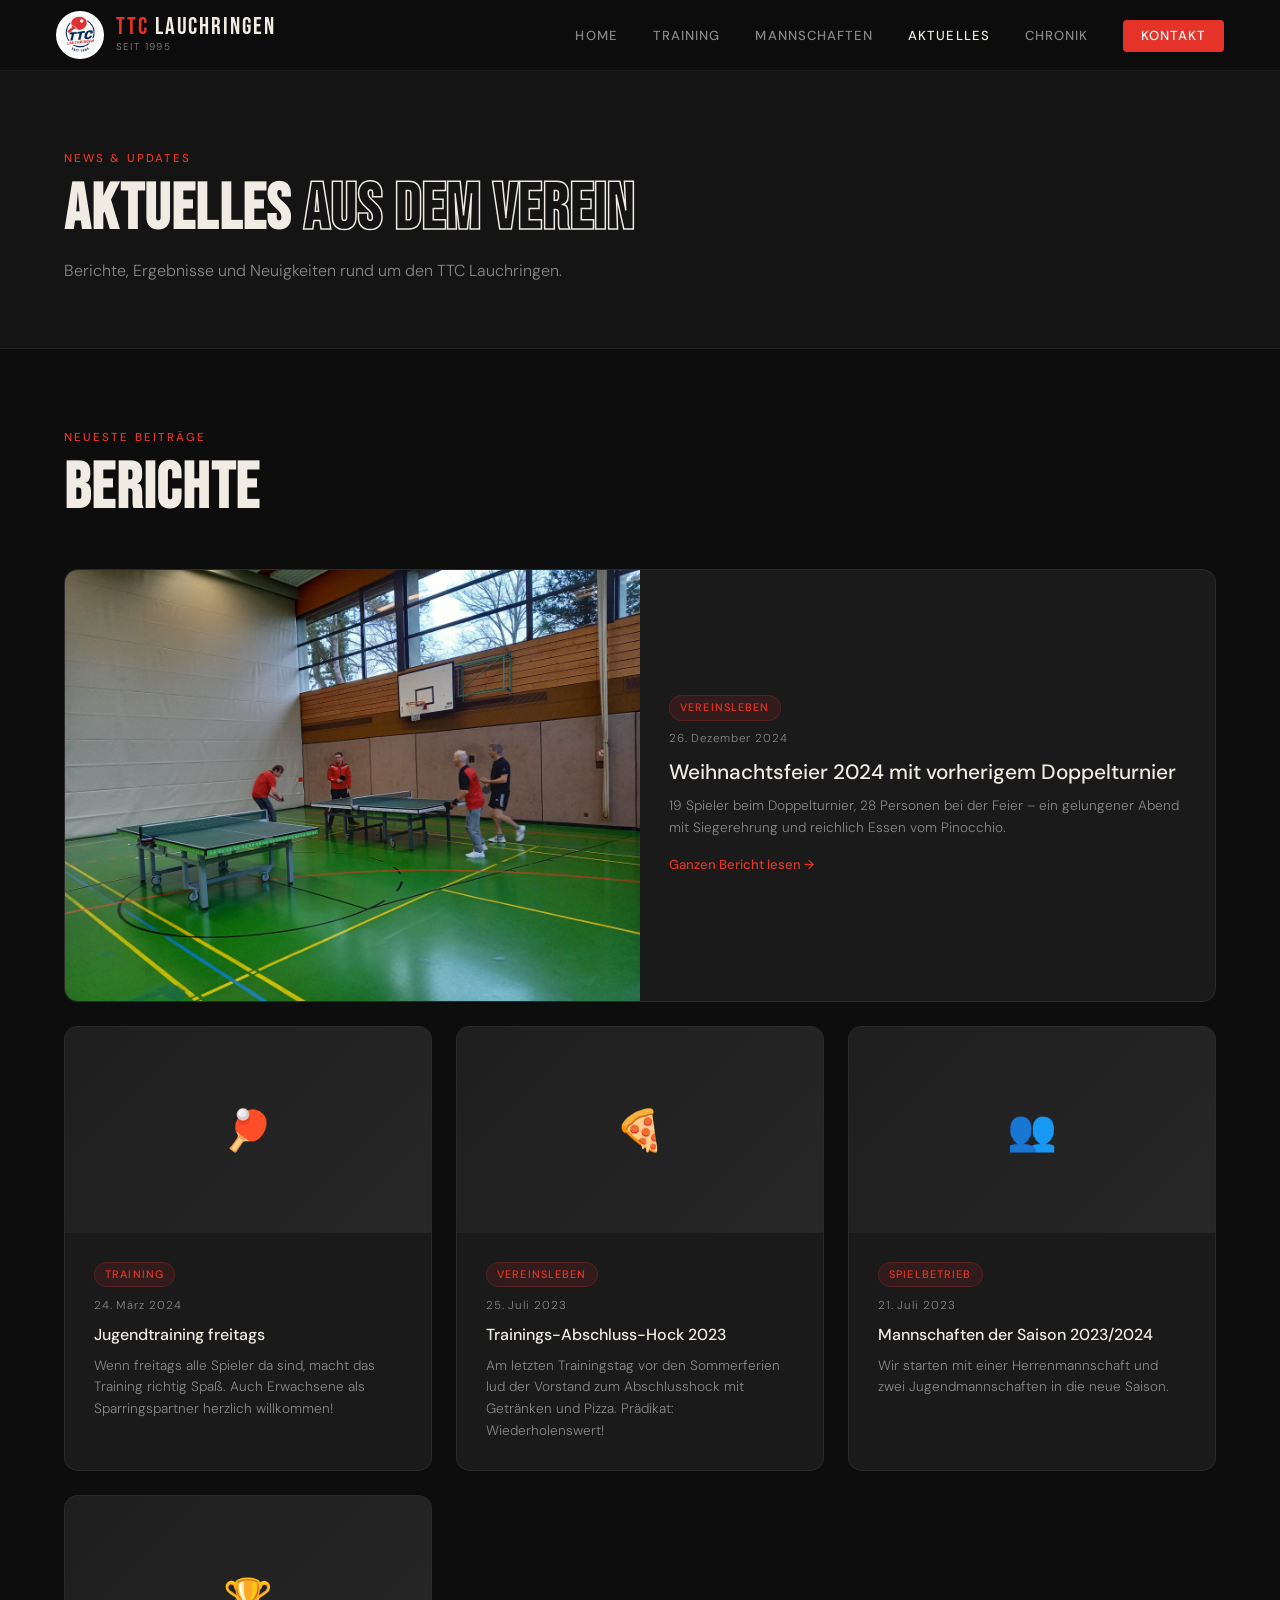
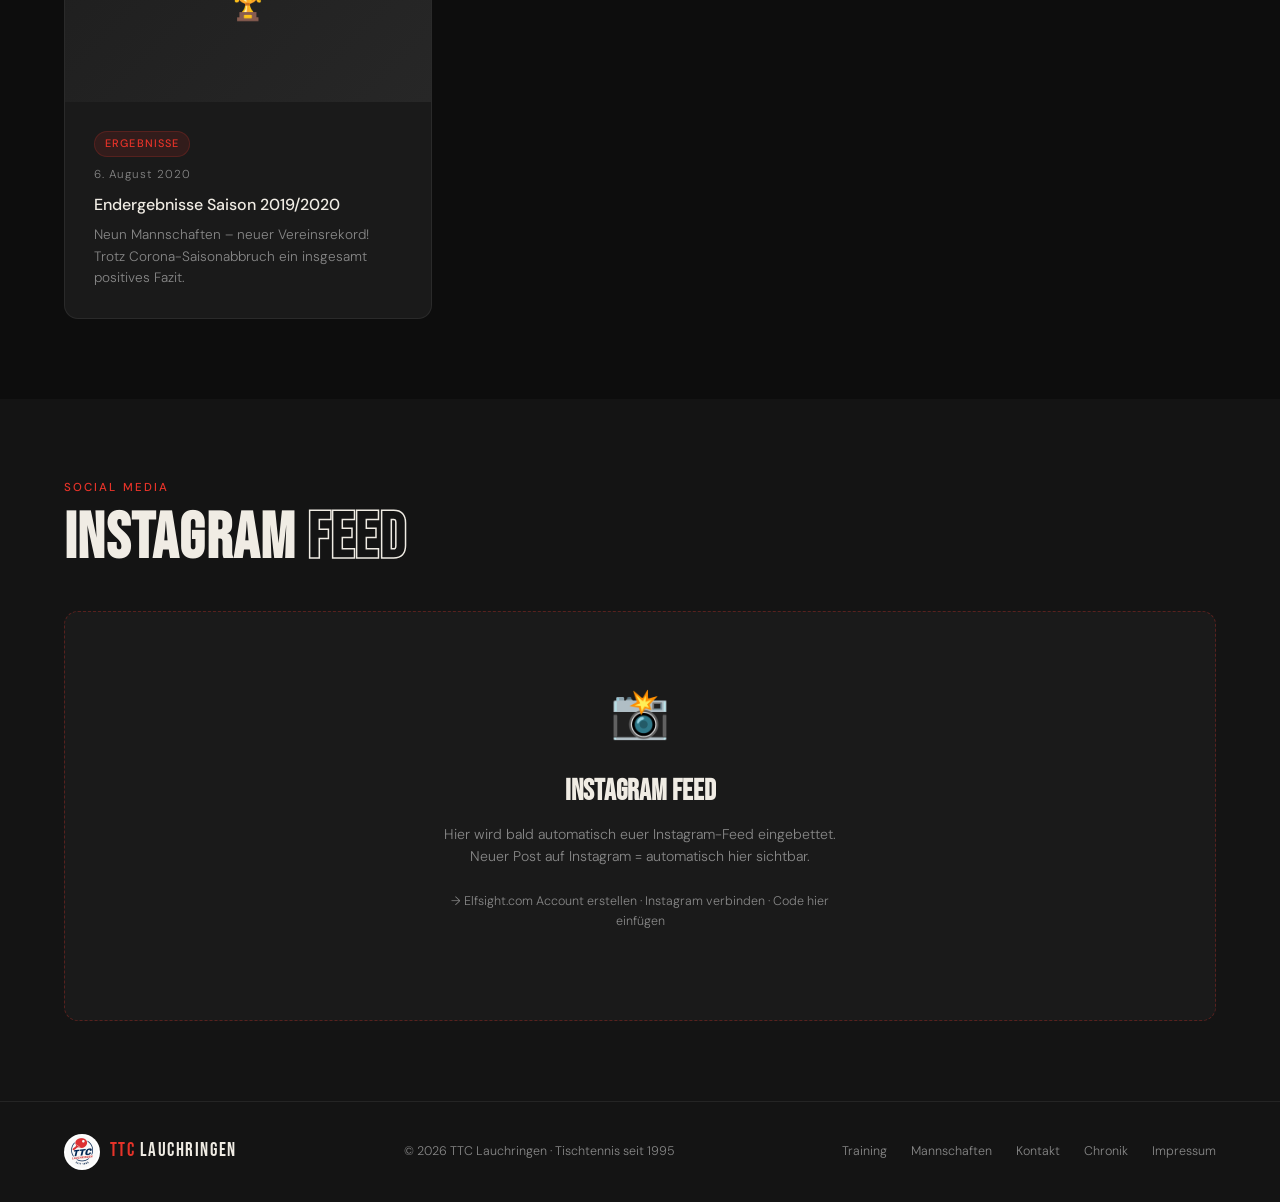
<file: aktuelles.html>
<!DOCTYPE html>
<html lang="de">
<head>
  <meta charset="UTF-8" />
  <meta name="viewport" content="width=device-width, initial-scale=1.0" />
  <title>Aktuelles – TTC Lauchringen</title>
  <link rel="stylesheet" href="style.css" />
  <style>
    .page-hero { padding: 5rem 4rem 4rem; background: var(--off-black); border-bottom: 1px solid var(--border); }
    .news-section { padding: 5rem 4rem; background: var(--black); }
    .news-grid {
      display: grid; grid-template-columns: repeat(3,1fr); gap: 1.5rem; margin-top: 3rem;
    }
    .news-card {
      background: var(--card); border: 1px solid var(--border); border-radius: 14px;
      overflow: hidden; transition: border-color 0.2s, transform 0.2s;
    }
    .news-card:hover { border-color: rgba(230,51,41,0.35); transform: translateY(-4px); }
    .news-card.featured { grid-column: 1 / -1; display: grid; grid-template-columns: 1fr 1fr; }
    .news-img {
      width: 100%; aspect-ratio: 16/9; background: linear-gradient(135deg,#1e1e1e,#272727);
      display: flex; align-items: center; justify-content: center; font-size: 2.5rem;
    }
    .news-card.featured .news-img { aspect-ratio: auto; min-height: 200px; }
    .news-body { padding: 1.8rem; display: flex; flex-direction: column; justify-content: center; }
    .news-date { font-size: 0.72rem; color: var(--muted); letter-spacing: 0.08em; margin-bottom: 0.5rem; }
    .news-tag {
      display: inline-block; font-size: 0.68rem; font-weight: 500; letter-spacing: 0.1em;
      text-transform: uppercase; padding: 0.2rem 0.65rem; border-radius: 100px;
      background: rgba(230,51,41,0.12); color: var(--red); border: 1px solid rgba(230,51,41,0.2);
      margin-bottom: 0.6rem; width: fit-content;
    }
    .news-title { font-weight: 500; font-size: 1rem; line-height: 1.45; margin-bottom: 0.5rem; }
    .news-card.featured .news-title { font-size: 1.3rem; }
    .news-excerpt { font-size: 0.85rem; color: var(--muted); line-height: 1.6; }

    .instagram-section { padding: 5rem 4rem; background: var(--off-black); }
    .insta-placeholder {
      margin-top: 2.5rem; background: var(--card); border: 1px dashed rgba(230,51,41,0.3);
      border-radius: 14px; padding: 4rem 2rem; text-align: center;
    }
    .insta-placeholder .icon { font-size: 3rem; margin-bottom: 1rem; }
    .insta-placeholder h3 { font-family:'Bebas Neue',sans-serif; font-size:1.8rem; margin-bottom:0.5rem; }
    .insta-placeholder p { font-size:0.88rem; color:var(--muted); max-width:400px; margin:0 auto 1.5rem; }

    @media(max-width:900px){
      .page-hero,.news-section,.instagram-section{padding:3.5rem 1.5rem;}
      .news-grid{grid-template-columns:1fr;}
      .news-card.featured{grid-column:auto;display:block;}
      .news-card.featured .news-img{aspect-ratio:16/9;}
    }
  </style>
</head>
<body>
<nav>
  <a class="nav-logo" href="index.html">
    <img src="logo.jpg" alt="TTC Lauchringen Logo" />
    <div>
      <div class="nav-logo-text"><span>TTC</span> Lauchringen</div>
      <div class="nav-logo-sub">Seit 1995</div>
    </div>
  </a>
  <ul class="nav-links" id="navLinks">
    <li><a href="index.html">Home</a></li>
    <li><a href="training.html">Training</a></li>
    <li><a href="mannschaften.html">Mannschaften</a></li>
    <li><a href="aktuelles.html">Aktuelles</a></li>
    <li><a href="chronik.html">Chronik</a></li>
    <li><a href="kontakt.html" class="nav-cta">Kontakt</a></li>
  </ul>
  <button class="burger" id="burger" aria-label="Menü"><span></span><span></span><span></span></button>
</nav>

<div class="page">
  <div class="page-hero">
    <div class="section-eyebrow">News & Updates</div>
    <h1 class="section-title">AKTUELLES <span class="outline">AUS DEM VEREIN</span></h1>
    <p style="margin-top:1rem;color:var(--muted);max-width:520px;">Berichte, Ergebnisse und Neuigkeiten rund um den TTC Lauchringen.</p>
  </div>

  <div class="news-section">
    <div class="section-eyebrow">Neueste Beiträge</div>
    <h2 class="section-title">BERICHTE</h2>
    <div class="news-grid">

      <a href="weihnachtsfeier-2024.html" class="news-card featured fade-in" style="text-decoration:none;color:var(--text);">
        <div class="news-img" style="background:none;padding:0;overflow:hidden;">
          <img src="Foto-3-scaled.jpg" alt="Weihnachtsfeier 2024" style="width:100%;height:100%;object-fit:cover;"/>
        </div>
        <div class="news-body">
          <span class="news-tag">Vereinsleben</span>
          <div class="news-date">26. Dezember 2024</div>
          <div class="news-title">Weihnachtsfeier 2024 mit vorherigem Doppelturnier</div>
          <div class="news-excerpt">19 Spieler beim Doppelturnier, 28 Personen bei der Feier – ein gelungener Abend mit Siegerehrung und reichlich Essen vom Pinocchio.</div>
          <div style="margin-top:1rem;font-size:0.82rem;color:var(--red);font-weight:500;">Ganzen Bericht lesen →</div>
        </div>
      </a>

      <div class="news-card fade-in">
        <div class="news-img">🏓</div>
        <div class="news-body">
          <span class="news-tag">Training</span>
          <div class="news-date">24. März 2024</div>
          <div class="news-title">Jugendtraining freitags</div>
          <div class="news-excerpt">Wenn freitags alle Spieler da sind, macht das Training richtig Spaß. Auch Erwachsene als Sparringspartner herzlich willkommen!</div>
        </div>
      </div>

      <div class="news-card fade-in">
        <div class="news-img">🍕</div>
        <div class="news-body">
          <span class="news-tag">Vereinsleben</span>
          <div class="news-date">25. Juli 2023</div>
          <div class="news-title">Trainings-Abschluss-Hock 2023</div>
          <div class="news-excerpt">Am letzten Trainingstag vor den Sommerferien lud der Vorstand zum Abschlusshock mit Getränken und Pizza. Prädikat: Wiederholenswert!</div>
        </div>
      </div>

      <div class="news-card fade-in">
        <div class="news-img">👥</div>
        <div class="news-body">
          <span class="news-tag">Spielbetrieb</span>
          <div class="news-date">21. Juli 2023</div>
          <div class="news-title">Mannschaften der Saison 2023/2024</div>
          <div class="news-excerpt">Wir starten mit einer Herrenmannschaft und zwei Jugendmannschaften in die neue Saison.</div>
        </div>
      </div>

      <div class="news-card fade-in">
        <div class="news-img">🏆</div>
        <div class="news-body">
          <span class="news-tag">Ergebnisse</span>
          <div class="news-date">6. August 2020</div>
          <div class="news-title">Endergebnisse Saison 2019/2020</div>
          <div class="news-excerpt">Neun Mannschaften – neuer Vereinsrekord! Trotz Corona-Saisonabbruch ein insgesamt positives Fazit.</div>
        </div>
      </div>

    </div>
  </div>

  <div class="instagram-section">
    <div class="section-eyebrow">Social Media</div>
    <h2 class="section-title">INSTAGRAM <span class="outline">FEED</span></h2>
    <div class="insta-placeholder">
      <div class="icon">📸</div>
      <h3>Instagram Feed</h3>
      <p>Hier wird bald automatisch euer Instagram-Feed eingebettet. Neuer Post auf Instagram = automatisch hier sichtbar.</p>
      <!-- ELFSIGHT INSTAGRAM WIDGET: Code hier einfügen -->
      <!-- <script src="https://static.elfsight.com/platform/platform.js" async></script>
           <div class="elfsight-app-DEINE-APP-ID"></div> -->
      <p style="font-size:0.78rem;color:var(--muted);">→ Elfsight.com Account erstellen · Instagram verbinden · Code hier einfügen</p>
    </div>
  </div>

  <footer>
    <a class="footer-logo" href="index.html"><img src="logo.jpg" alt="Logo"/><div class="footer-logo-text"><span>TTC</span> Lauchringen</div></a>
    <p class="footer-copy">© 2026 TTC Lauchringen · Tischtennis seit 1995</p>
    <div class="footer-links">
      <a href="training.html">Training</a>
      <a href="mannschaften.html">Mannschaften</a>
      <a href="kontakt.html">Kontakt</a>
      <a href="chronik.html">Chronik</a>
      <a href="impressum.html">Impressum</a>
    </div>
  </footer>
</div>
<script src="main.js"></script>
</body>
</html>
</file>
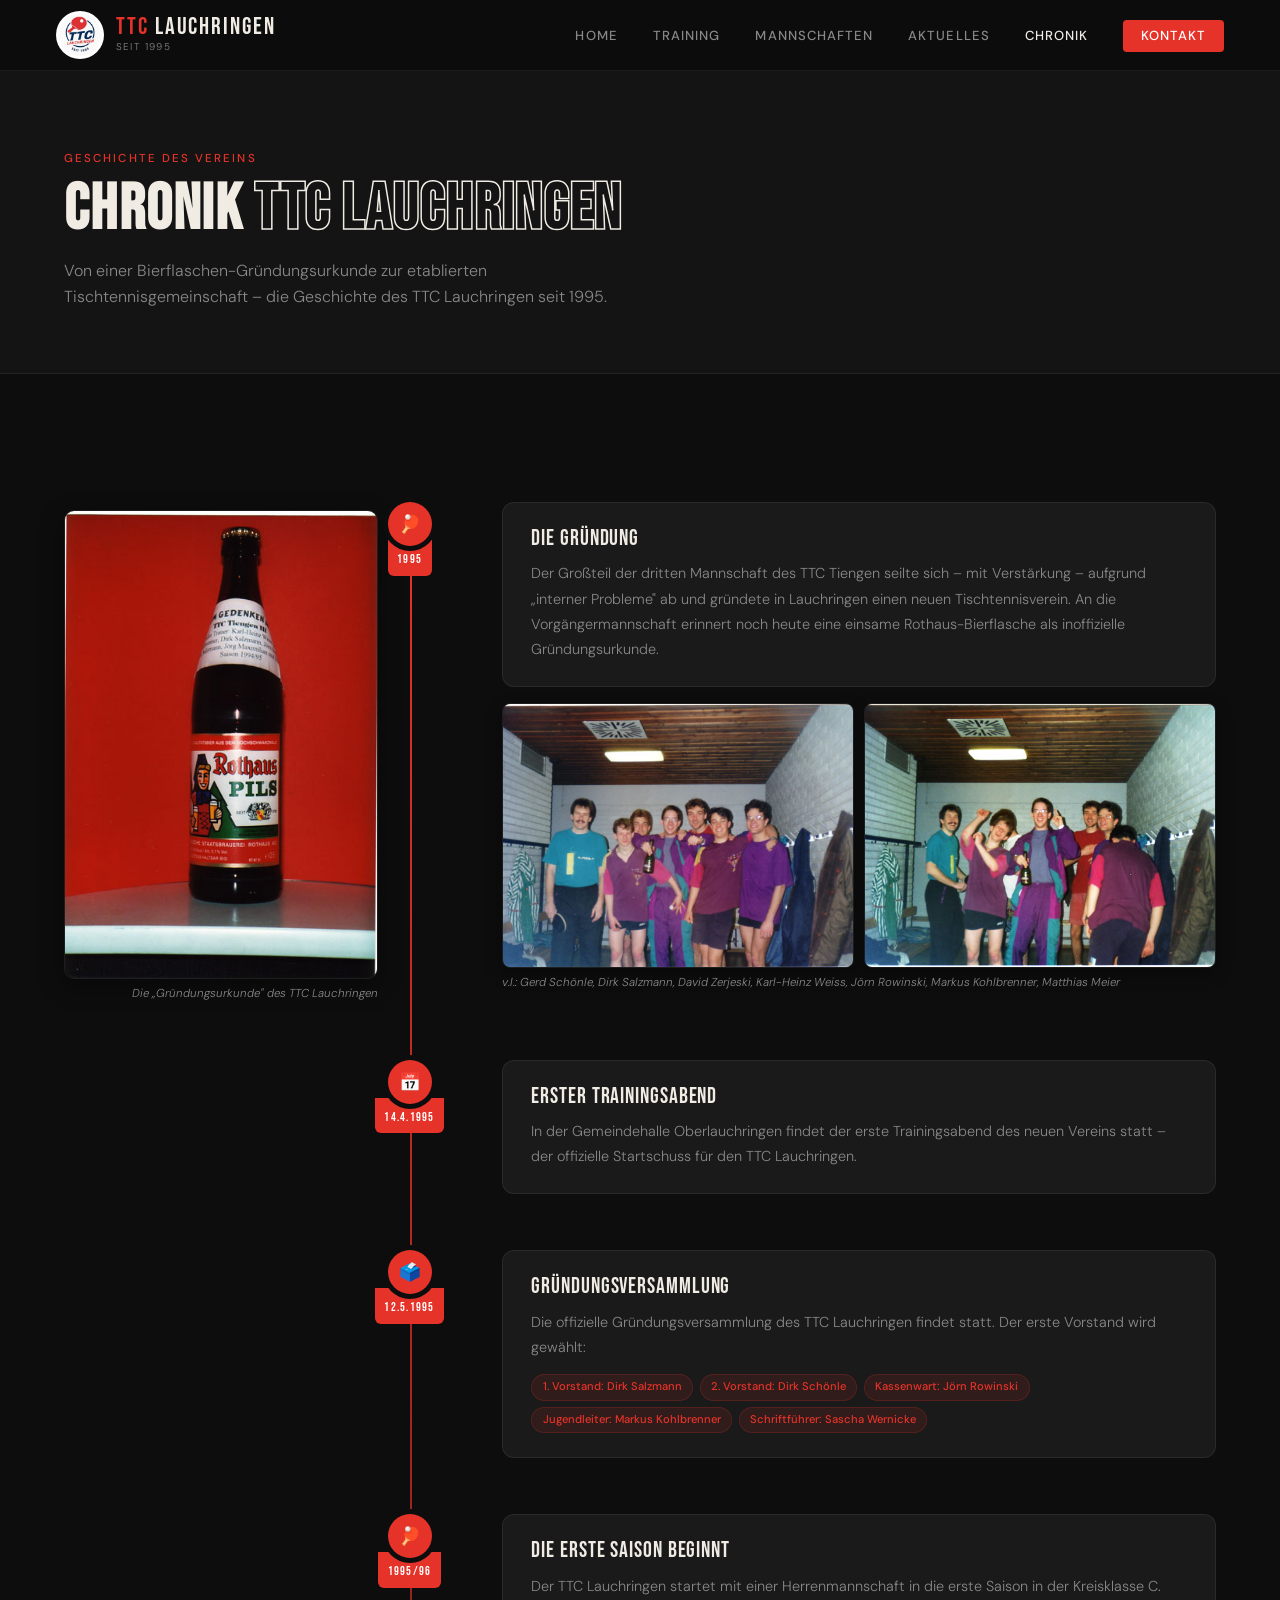
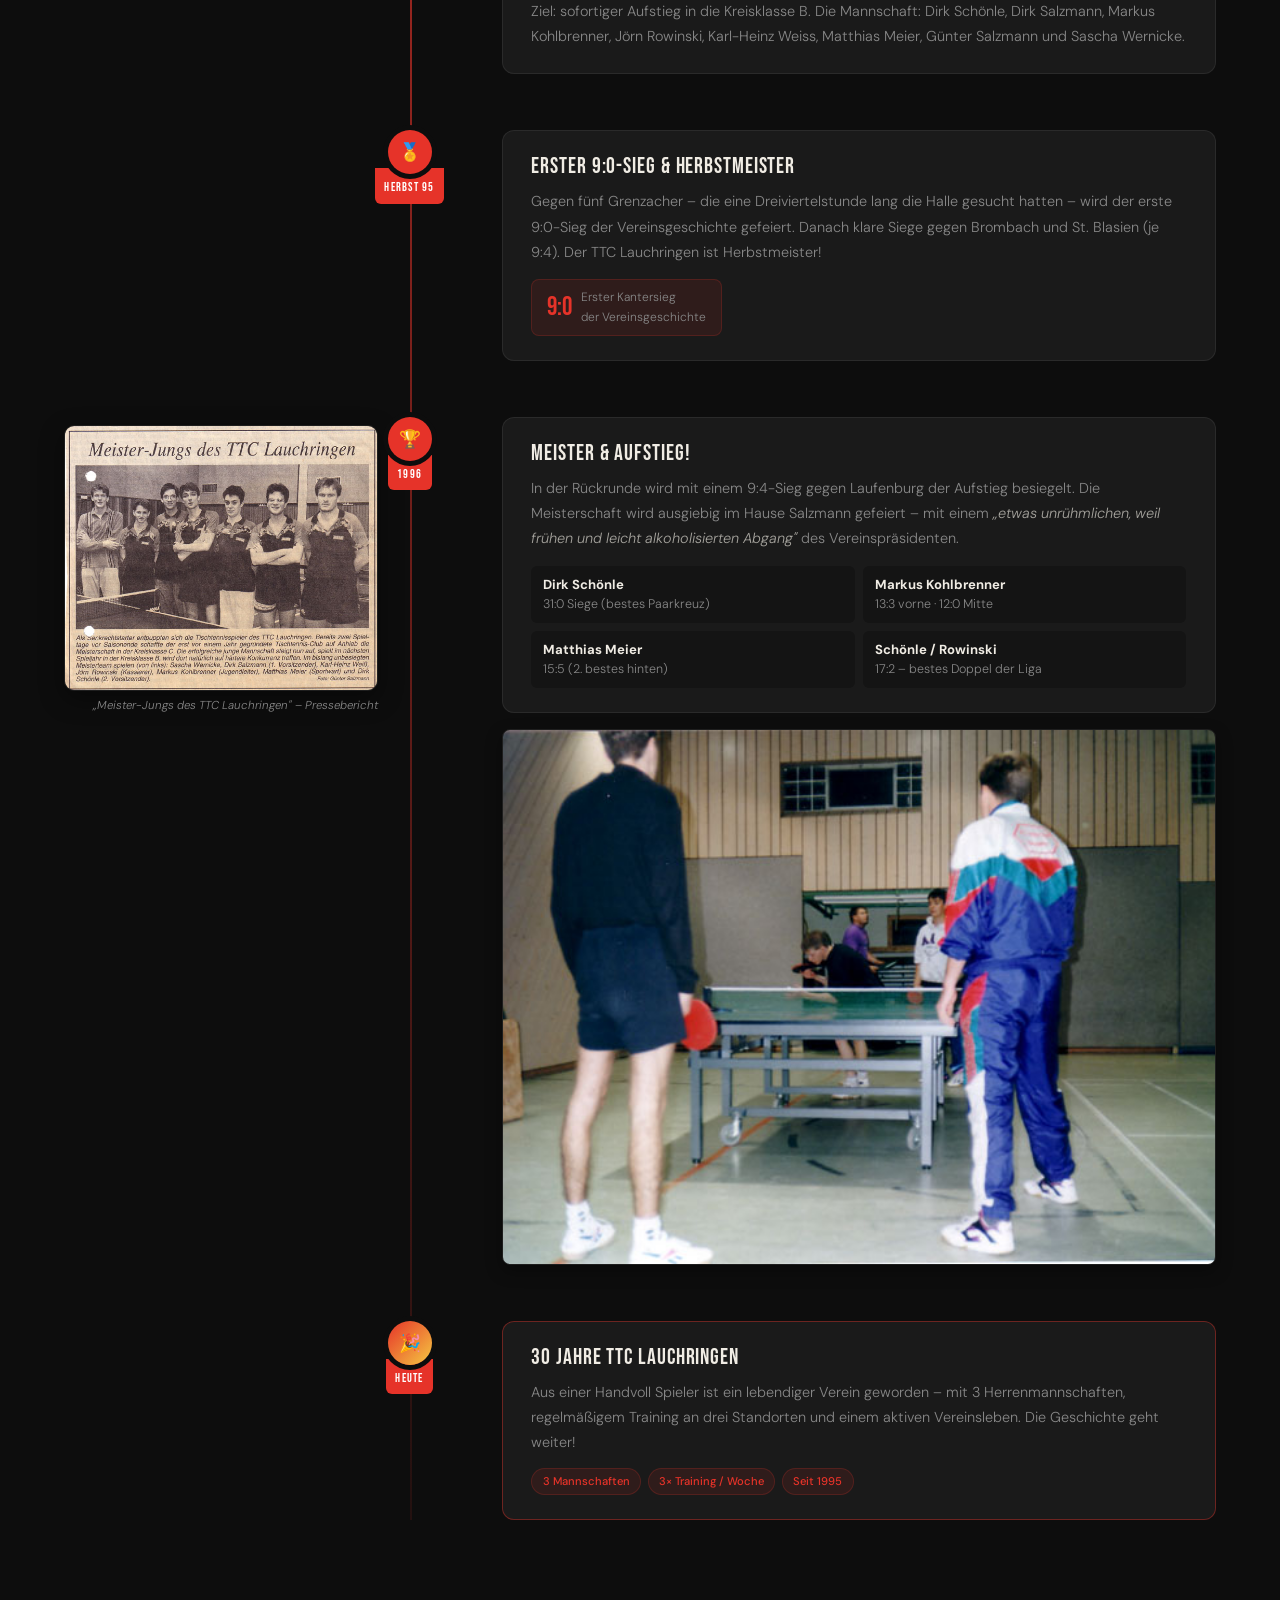
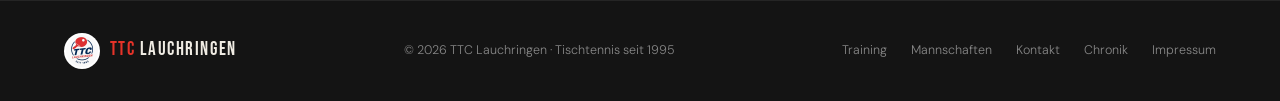
<file: chronik.html>
<!DOCTYPE html>
<html lang="de">
<head>
  <meta charset="UTF-8" />
  <meta name="viewport" content="width=device-width, initial-scale=1.0" />
  <title>Chronik – TTC Lauchringen</title>
  <link rel="stylesheet" href="style.css" />
  <style>
    .page-hero { padding: 5rem 4rem 4rem; background: var(--off-black); border-bottom: 1px solid var(--border); }

    .chronik-section { padding: 5rem 4rem; background: var(--black); }

    /* Timeline: line at 30% from left */
    .timeline {
      position: relative;
      margin: 3rem 0 0;
    }
    .timeline::before {
      content: '';
      position: absolute;
      left: 30%;
      top: 0; bottom: 0;
      width: 2px;
      background: linear-gradient(to bottom, var(--red), rgba(230,51,41,0.1));
    }

    .tl-item {
      display: grid;
      grid-template-columns: 30% 60px 1fr;
      gap: 0;
      margin-bottom: 3.5rem;
      align-items: center;
    }
    .tl-item:last-child { margin-bottom: 0; }

    .tl-year {
      font-family: 'Bebas Neue', sans-serif;
      font-size: 0.82rem; color: var(--red);
      letter-spacing: 0.1em; white-space: nowrap;
      background: var(--red);
      color: #fff;
      padding: 0.15rem 0.5rem;
      margin-top: 0;
      position: relative; z-index: 2;
      display: block;
      border-radius: 0 0 4px 4px;
    }

    .tl-left-date { display: none; }

    .tl-center {
      display: flex; flex-direction: column;
      align-items: center;
      transform: translateX(-50%);
      position: relative; z-index: 2;
      align-self: flex-start;
    }

    .tl-left {
      padding-right: 2rem;
      text-align: right;
      align-self: flex-start;
    }

    .tl-right {
      padding-left: 2rem;
      align-self: flex-start;
    }

    .tl-right {
      padding-left: 2rem;
      align-self: flex-start;
    }

    .tl-dot {
      width: 44px; height: 44px; border-radius: 50%;
      background: var(--red);
      display: flex; align-items: center; justify-content: center;
      font-size: 1.1rem;
      box-shadow: 0 0 0 5px var(--black);
      flex-shrink: 0; z-index: 3;
      position: relative;
    }
    .tl-year {
      font-family: 'Bebas Neue', sans-serif;
      font-size: 0.78rem; color: #fff;
      letter-spacing: 0.1em; white-space: nowrap;
      background: var(--red);
      padding: 0.35rem 0.6rem;
      margin-top: -6px;
      padding-top: 10px;
      position: relative; z-index: 2;
      border-radius: 0 0 6px 6px;
    }

    /* Left side: date label + optional image */
    .tl-left-date {
      font-size: 0.72rem; color: var(--red);
      font-weight: 500; letter-spacing: 0.1em;
      text-transform: uppercase; margin-bottom: 0.6rem;
      display: block;
    }
    .tl-left-img {
      width: 100%; border-radius: 10px; overflow: hidden;
      border: 1px solid var(--border);
      margin-top: 0.5rem;
      box-shadow: 0 8px 24px rgba(0,0,0,0.4);
    }
    .tl-left-img img {
      width: 100%; height: auto; display: block;
      transition: transform 0.4s ease;
    }
    .tl-left-img:hover img { transform: scale(1.03); }
    .tl-img-caption {
      font-size: 0.72rem; color: var(--muted);
      margin-top: 0.4rem; font-style: italic; text-align: right;
    }

    /* Right side: content card */
    .tl-card {
      background: var(--card);
      border: 1px solid var(--border);
      border-radius: 12px;
      padding: 1.5rem 1.8rem;
      transition: border-color 0.2s, transform 0.2s;
    }
    .tl-card:hover { border-color: rgba(230,51,41,0.35); transform: translateY(-3px); }
    .tl-card-title {
      font-family: 'Bebas Neue', sans-serif;
      font-size: 1.4rem; letter-spacing: 0.04em;
      line-height: 1.1; margin-bottom: 0.6rem;
    }
    .tl-card-text {
      font-size: 0.9rem; color: var(--muted); line-height: 1.75;
    }
    .tl-card-text em { color: rgba(240,236,228,0.65); font-style: italic; }

    /* Right side images (below card) */
    .tl-right-imgs {
      display: grid; grid-template-columns: 1fr 1fr; gap: 0.6rem;
      margin-top: 1rem;
    }
    .tl-right-imgs.single { grid-template-columns: 1fr; }
    .tl-right-img {
      border-radius: 8px; overflow: hidden;
      border: 1px solid var(--border);
      box-shadow: 0 6px 16px rgba(0,0,0,0.35);
    }
    .tl-right-img img { width: 100%; height: 100%; object-fit: cover; display: block; transition: transform 0.4s; }
    .tl-right-img:hover img { transform: scale(1.04); }

    /* Tags */
    .tl-tags { display: flex; flex-wrap: wrap; gap: 0.4rem; margin-top: 0.9rem; }
    .tl-tag {
      font-size: 0.7rem; font-weight: 500; padding: 0.2rem 0.65rem;
      border-radius: 100px; background: rgba(230,51,41,0.1);
      color: var(--red); border: 1px solid rgba(230,51,41,0.2);
    }

    /* Bilanz grid */
    .bilanz-grid { display: grid; grid-template-columns: 1fr 1fr; gap: 0.5rem; margin-top: 0.9rem; }
    .bilanz-item {
      background: var(--off-black); border-radius: 6px;
      padding: 0.5rem 0.75rem; font-size: 0.78rem; color: var(--muted);
    }
    .bilanz-item strong { color: var(--text); display: block; font-size: 0.82rem; }

    /* Stat */
    .tl-stat {
      display: inline-flex; align-items: center; gap: 0.6rem;
      background: rgba(230,51,41,0.1); border: 1px solid rgba(230,51,41,0.2);
      border-radius: 8px; padding: 0.5rem 0.9rem; margin-top: 0.9rem;
    }
    .tl-stat-val { font-family:'Bebas Neue',sans-serif; font-size:1.6rem; color:var(--red); line-height:1; }
    .tl-stat-label { font-size:0.75rem; color:var(--muted); }

    @media(max-width:900px){
      .page-hero,.chronik-section{padding:3.5rem 1.5rem;}
      .timeline::before{left:22px;}
      .tl-item{grid-template-columns:54px 1fr;gap:0;}
      .tl-left{display:none;}
      .tl-center{transform:none;}
      .tl-right{padding-left:1.2rem;}
      .tl-right-imgs{grid-template-columns:1fr;}
      .bilanz-grid{grid-template-columns:1fr;}
    }
  </style>
</head>
<body>
<nav>
  <a class="nav-logo" href="index.html">
    <img src="logo.jpg" alt="TTC Lauchringen Logo" />
    <div>
      <div class="nav-logo-text"><span>TTC</span> Lauchringen</div>
      <div class="nav-logo-sub">Seit 1995</div>
    </div>
  </a>
  <ul class="nav-links" id="navLinks">
    <li><a href="index.html">Home</a></li>
    <li><a href="training.html">Training</a></li>
    <li><a href="mannschaften.html">Mannschaften</a></li>
    <li><a href="aktuelles.html">Aktuelles</a></li>
    <li><a href="chronik.html">Chronik</a></li>
    <li><a href="kontakt.html" class="nav-cta">Kontakt</a></li>
  </ul>
  <button class="burger" id="burger" aria-label="Menü"><span></span><span></span><span></span></button>
</nav>

<div class="page">
  <div class="page-hero">
    <div class="section-eyebrow">Geschichte des Vereins</div>
    <h1 class="section-title">CHRONIK <span class="outline">TTC LAUCHRINGEN</span></h1>
    <p style="margin-top:1rem;color:var(--muted);max-width:560px;">Von einer Bierflaschen-Gründungsurkunde zur etablierten Tischtennisgemeinschaft – die Geschichte des TTC Lauchringen seit 1995.</p>
  </div>

  <div class="chronik-section">
    <div class="timeline">

      <!-- 1: Gründungsidee -->
      <div class="tl-item fade-in">
        <div class="tl-left">
          
          <div class="tl-left-img">
            <img src="Flasche_S1.jpg" alt="Gründungsurkunde – die Bierflasche" />
          </div>
          <p class="tl-img-caption">Die „Gründungsurkunde" des TTC Lauchringen</p>
        </div>
        <div class="tl-center">
          <div class="tl-dot">🏓</div>
          <div class="tl-year">1995</div>
        </div>
        <div class="tl-right">
          <div class="tl-card">
            <div class="tl-card-title">Die Gründung</div>
            <div class="tl-card-text">Der Großteil der dritten Mannschaft des TTC Tiengen seilte sich – mit Verstärkung – aufgrund „interner Probleme" ab und gründete in Lauchringen einen neuen Tischtennisverein. An die Vorgängermannschaft erinnert noch heute eine einsame Rothaus-Bierflasche als inoffizielle Gründungsurkunde.</div>
          </div>
          <div class="tl-right-imgs" style="margin-top:1rem;">
            <div class="tl-right-img" style="aspect-ratio:4/3;">
              <img src="Mannschaft_1_S2.jpg" alt="Erste Mannschaft" />
            </div>
            <div class="tl-right-img" style="aspect-ratio:4/3;">
              <img src="Mannschaft_2_S2.jpg" alt="Mannschaft 1995" />
            </div>
          </div>
          <p style="font-size:0.72rem;color:var(--muted);margin-top:0.4rem;font-style:italic;">v.l.: Gerd Schönle, Dirk Salzmann, David Zerjeski, Karl-Heinz Weiss, Jörn Rowinski, Markus Kohlbrenner, Matthias Meier</p>
        </div>
      </div>

      <!-- 2: Erster Trainingsabend -->
      <div class="tl-item fade-in">
        <div class="tl-left">
          
        </div>
        <div class="tl-center">
          <div class="tl-dot">📅</div>
          <div class="tl-year">14.4.1995</div>
        </div>
        <div class="tl-right">
          <div class="tl-card">
            <div class="tl-card-title">Erster Trainingsabend</div>
            <div class="tl-card-text">In der Gemeindehalle Oberlauchringen findet der erste Trainingsabend des neuen Vereins statt – der offizielle Startschuss für den TTC Lauchringen.</div>
          </div>
        </div>
      </div>

      <!-- 3: Gründungsversammlung -->
      <div class="tl-item fade-in">
        <div class="tl-left">
          
        </div>
        <div class="tl-center">
          <div class="tl-dot">🗳️</div>
          <div class="tl-year">12.5.1995</div>
        </div>
        <div class="tl-right">
          <div class="tl-card">
            <div class="tl-card-title">Gründungsversammlung</div>
            <div class="tl-card-text">Die offizielle Gründungsversammlung des TTC Lauchringen findet statt. Der erste Vorstand wird gewählt:</div>
            <div class="tl-tags">
              <span class="tl-tag">1. Vorstand: Dirk Salzmann</span>
              <span class="tl-tag">2. Vorstand: Dirk Schönle</span>
              <span class="tl-tag">Kassenwart: Jörn Rowinski</span>
              <span class="tl-tag">Jugendleiter: Markus Kohlbrenner</span>
              <span class="tl-tag">Schriftführer: Sascha Wernicke</span>
            </div>
          </div>
        </div>
      </div>

      <!-- 4: Erste Saison -->
      <div class="tl-item fade-in">
        <div class="tl-left">
          
        </div>
        <div class="tl-center">
          <div class="tl-dot">🏓</div>
          <div class="tl-year">1995/96</div>
        </div>
        <div class="tl-right">
          <div class="tl-card">
            <div class="tl-card-title">Die erste Saison beginnt</div>
            <div class="tl-card-text">Der TTC Lauchringen startet mit einer Herrenmannschaft in die erste Saison in der Kreisklasse C. Ziel: sofortiger Aufstieg in die Kreisklasse B. Die Mannschaft: Dirk Schönle, Dirk Salzmann, Markus Kohlbrenner, Jörn Rowinski, Karl-Heinz Weiss, Matthias Meier, Günter Salzmann und Sascha Wernicke.</div>
          </div>
        </div>
      </div>

      <!-- 5: Herbstmeister & erster 9:0 -->
      <div class="tl-item fade-in">
        <div class="tl-left">
          
        </div>
        <div class="tl-center">
          <div class="tl-dot">🏅</div>
          <div class="tl-year">Herbst 95</div>
        </div>
        <div class="tl-right">
          <div class="tl-card">
            <div class="tl-card-title">Erster 9:0-Sieg &amp; Herbstmeister</div>
            <div class="tl-card-text">Gegen fünf Grenzacher – die eine Dreiviertelstunde lang die Halle gesucht hatten – wird der erste 9:0-Sieg der Vereinsgeschichte gefeiert. Danach klare Siege gegen Brombach und St. Blasien (je 9:4). Der TTC Lauchringen ist Herbstmeister!</div>
            <div class="tl-stat">
              <div class="tl-stat-val">9:0</div>
              <div class="tl-stat-label">Erster Kantersieg<br>der Vereinsgeschichte</div>
            </div>
          </div>
        </div>
      </div>

      <!-- 6: Meisterschaft -->
      <div class="tl-item fade-in">
        <div class="tl-left">
          
          <div class="tl-left-img">
            <img src="Zeitung_S4.jpg" alt="Zeitungsartikel Meister" />
          </div>
          <p class="tl-img-caption">„Meister-Jungs des TTC Lauchringen" – Pressebericht</p>
        </div>
        <div class="tl-center">
          <div class="tl-dot">🏆</div>
          <div class="tl-year">1996</div>
        </div>
        <div class="tl-right">
          <div class="tl-card">
            <div class="tl-card-title">Meister &amp; Aufstieg!</div>
            <div class="tl-card-text">In der Rückrunde wird mit einem 9:4-Sieg gegen Laufenburg der Aufstieg besiegelt. Die Meisterschaft wird ausgiebig im Hause Salzmann gefeiert – mit einem <em>„etwas unrühmlichen, weil frühen und leicht alkoholisierten Abgang"</em> des Vereinspräsidenten.</div>
            <div class="bilanz-grid">
              <div class="bilanz-item"><strong>Dirk Schönle</strong>31:0 Siege (bestes Paarkreuz)</div>
              <div class="bilanz-item"><strong>Markus Kohlbrenner</strong>13:3 vorne · 12:0 Mitte</div>
              <div class="bilanz-item"><strong>Matthias Meier</strong>15:5 (2. bestes hinten)</div>
              <div class="bilanz-item"><strong>Schönle / Rowinski</strong>17:2 – bestes Doppel der Liga</div>
            </div>
          </div>
          <div class="tl-right-imgs single">
            <div class="tl-right-img" style="aspect-ratio:4/3;">
              <img src="Doppel_S4.jpg" alt="Doppel beim Training" />
            </div>
          </div>
        </div>
      </div>

      <!-- 7: Heute -->
      <div class="tl-item fade-in">
        <div class="tl-left">
          
        </div>
        <div class="tl-center">
          <div class="tl-dot" style="background:linear-gradient(135deg,var(--red),#f5c842);">🎉</div>
          <div class="tl-year">Heute</div>
        </div>
        <div class="tl-right">
          <div class="tl-card" style="border-color:rgba(230,51,41,0.4);">
            <div class="tl-card-title">30 Jahre TTC Lauchringen</div>
            <div class="tl-card-text">Aus einer Handvoll Spieler ist ein lebendiger Verein geworden – mit 3 Herrenmannschaften, regelmäßigem Training an drei Standorten und einem aktiven Vereinsleben. Die Geschichte geht weiter!</div>
            <div class="tl-tags" style="margin-top:0.8rem;">
              <span class="tl-tag">3 Mannschaften</span>
              <span class="tl-tag">3× Training / Woche</span>
              <span class="tl-tag">Seit 1995</span>
            </div>
          </div>
        </div>
      </div>

    </div>
  </div>

  <footer>
    <a class="footer-logo" href="index.html"><img src="logo.jpg" alt="Logo"/><div class="footer-logo-text"><span>TTC</span> Lauchringen</div></a>
    <p class="footer-copy">© 2026 TTC Lauchringen · Tischtennis seit 1995</p>
    <div class="footer-links">
      <a href="training.html">Training</a>
      <a href="mannschaften.html">Mannschaften</a>
      <a href="kontakt.html">Kontakt</a>
      <a href="chronik.html">Chronik</a>
      <a href="impressum.html">Impressum</a>
    </div>
  </footer>
</div>
<script src="main.js"></script>
</body>
</html>
</file>
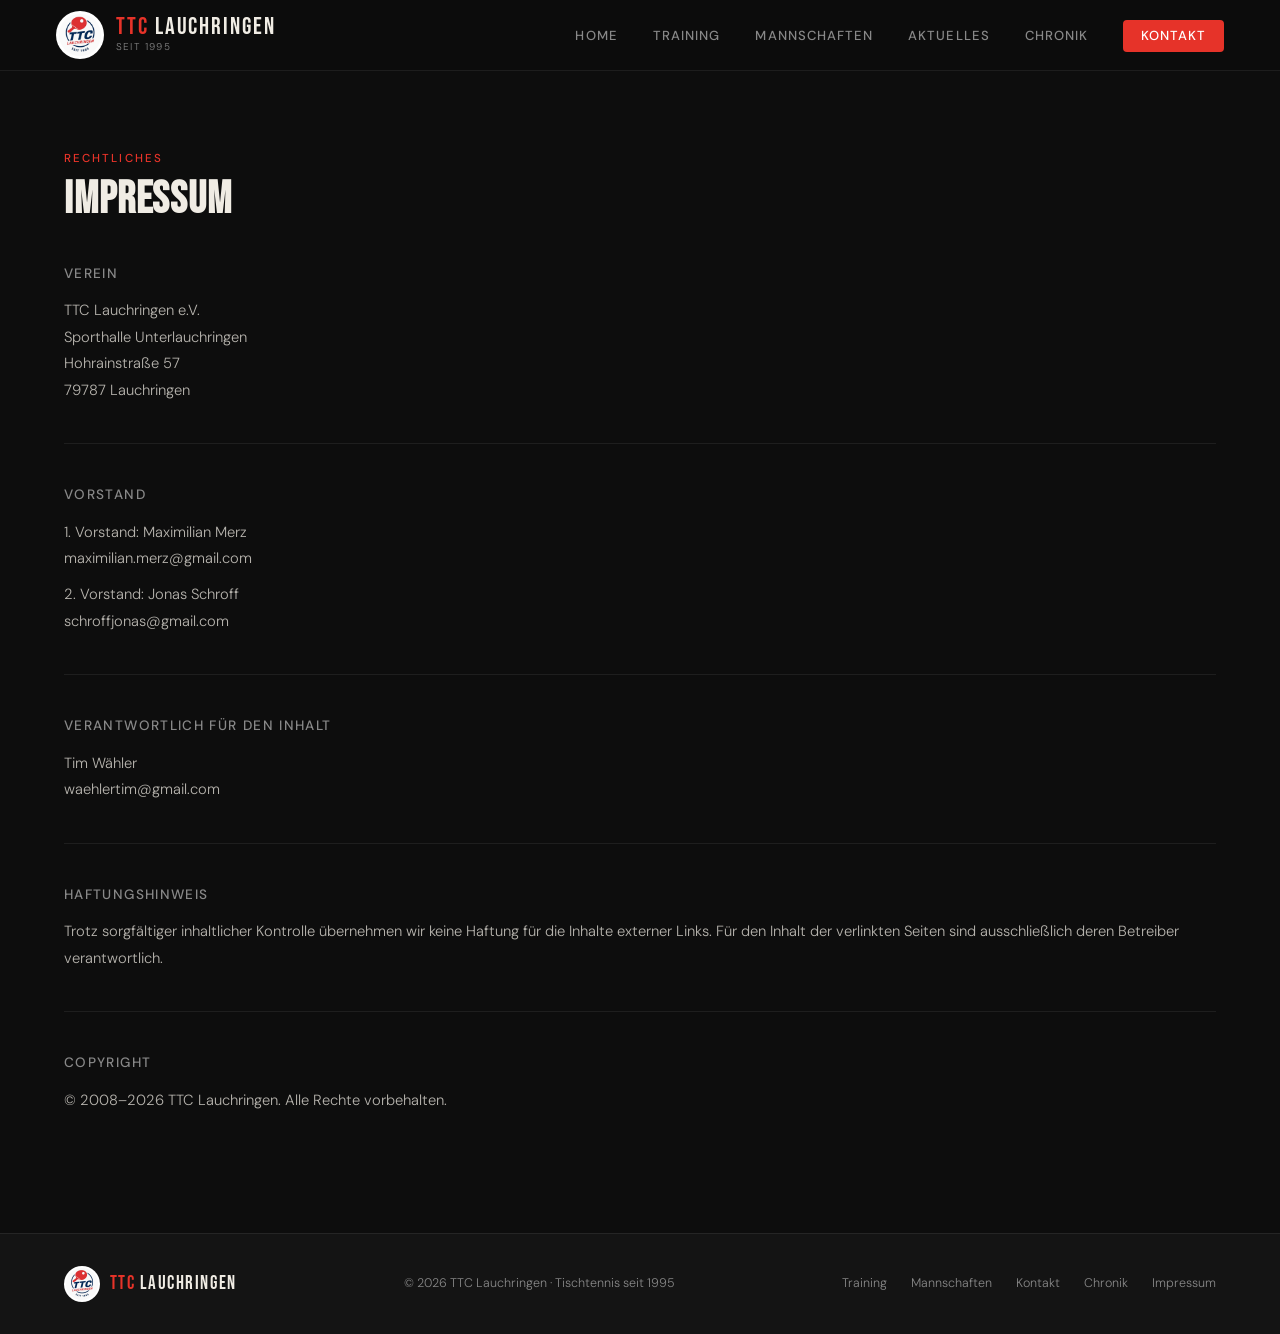
<file: impressum.html>
<!DOCTYPE html>
<html lang="de">
<head>
  <meta charset="UTF-8" />
  <meta name="viewport" content="width=device-width, initial-scale=1.0" />
  <title>Impressum – TTC Lauchringen</title>
  <link rel="stylesheet" href="style.css" />
  <style>
    .impressum-section { padding: 5rem 4rem; background: var(--black); }
    .imp-block { margin-bottom: 2.5rem; }
    .imp-block h3 { font-weight: 500; font-size: 0.85rem; letter-spacing: 0.1em; text-transform: uppercase; color: var(--muted); margin-bottom: 0.8rem; }
    .imp-block p, .imp-block a { font-size: 0.92rem; color: rgba(240,236,228,0.75); line-height: 1.8; display: block; text-decoration: none; }
    .imp-block a:hover { color: var(--text); }
    .divider { height: 1px; background: var(--border); margin-bottom: 2.5rem; }
  </style>
</head>
<body>
<nav>
  <a class="nav-logo" href="index.html">
    <img src="logo.jpg" alt="TTC Lauchringen Logo" />
    <div>
      <div class="nav-logo-text"><span>TTC</span> Lauchringen</div>
      <div class="nav-logo-sub">Seit 1995</div>
    </div>
  </a>
  <ul class="nav-links" id="navLinks">
    <li><a href="index.html">Home</a></li>
    <li><a href="training.html">Training</a></li>
    <li><a href="mannschaften.html">Mannschaften</a></li>
    <li><a href="aktuelles.html">Aktuelles</a></li>
    <li><a href="chronik.html">Chronik</a></li>
    <li><a href="kontakt.html" class="nav-cta">Kontakt</a></li>
  </ul>
  <button class="burger" id="burger" aria-label="Menü"><span></span><span></span><span></span></button>
</nav>

<div class="page">
  <div class="impressum-section section">
    <div class="section-eyebrow">Rechtliches</div>
    <h1 class="section-title" style="font-size:2.8rem;margin-bottom:2.5rem;">IMPRESSUM</h1>

    <div class="imp-block">
      <h3>Verein</h3>
      <p>TTC Lauchringen e.V.</p>
      <p>Sporthalle Unterlauchringen</p>
      <p>Hohrainstraße 57</p>
      <p>79787 Lauchringen</p>
    </div>
    <div class="divider"></div>
    <div class="imp-block">
      <h3>Vorstand</h3>
      <p>1. Vorstand: Maximilian Merz</p>
      <a id="impEmail1" href="#">Lädt...</a>
      <p style="margin-top:0.6rem;">2. Vorstand: Jonas Schroff</p>
      <a id="impEmail2" href="#">Lädt...</a>
    </div>
    <div class="divider"></div>
    <div class="imp-block">
      <h3>Verantwortlich für den Inhalt</h3>
      <p>Tim Wähler</p>
      <a id="impEmail3" href="#">Lädt...</a>
    </div>
    <div class="divider"></div>
    <div class="imp-block">
      <h3>Haftungshinweis</h3>
      <p>Trotz sorgfältiger inhaltlicher Kontrolle übernehmen wir keine Haftung für die Inhalte externer Links. Für den Inhalt der verlinkten Seiten sind ausschließlich deren Betreiber verantwortlich.</p>
    </div>
    <div class="divider"></div>
    <div class="imp-block">
      <h3>Copyright</h3>
      <p>© 2008–2026 TTC Lauchringen. Alle Rechte vorbehalten.</p>
    </div>
  </div>

  <footer>
    <a class="footer-logo" href="index.html"><img src="logo.jpg" alt="Logo"/><div class="footer-logo-text"><span>TTC</span> Lauchringen</div></a>
    <p class="footer-copy">© 2026 TTC Lauchringen · Tischtennis seit 1995</p>
    <div class="footer-links">
      <a href="training.html">Training</a>
      <a href="mannschaften.html">Mannschaften</a>
      <a href="kontakt.html">Kontakt</a>
      <a href="chronik.html">Chronik</a>
      <a href="impressum.html">Impressum</a>
    </div>
  </footer>
</div>

<script src="main.js"></script>
<script>
  var e1 = ['maximilian.merz', 'gmail.com'].join('@');
  var e2 = ['schroffjonas', 'gmail.com'].join('@');
  var e3 = ['waehlertim', 'gmail.com'].join('@');
  var a1 = document.getElementById('impEmail1');
  var a2 = document.getElementById('impEmail2');
  var a3 = document.getElementById('impEmail3');
  a1.textContent = e1; a1.href = 'mailto:' + e1;
  a2.textContent = e2; a2.href = 'mailto:' + e2;
  a3.textContent = e3; a3.href = 'mailto:' + e3;
</script>
</body>
</html>
</file>
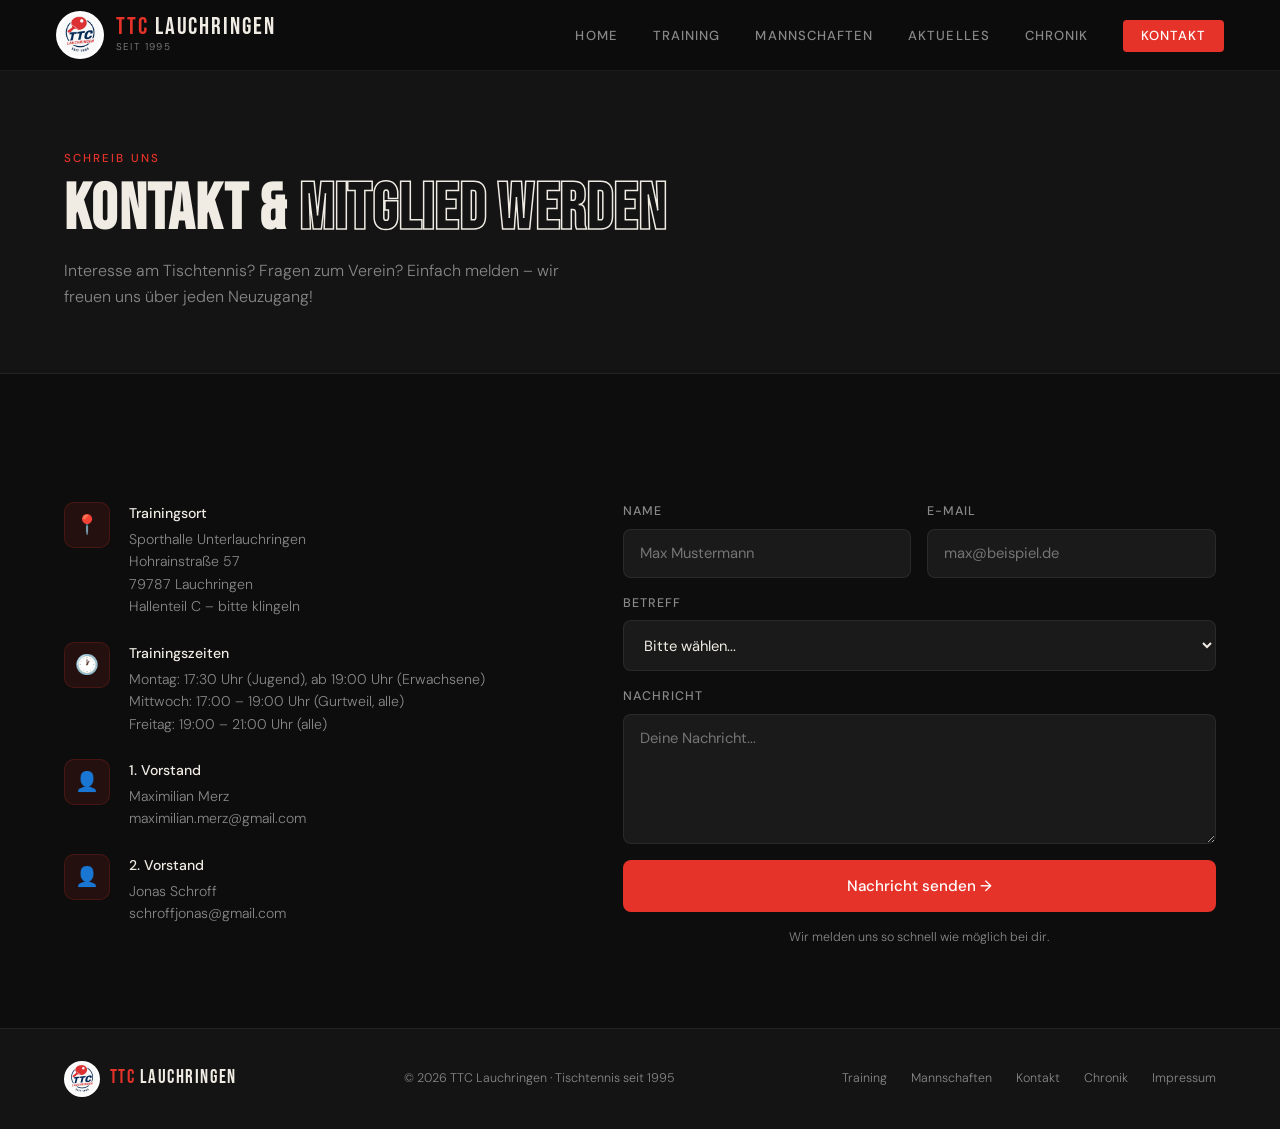
<file: kontakt.html>
<!DOCTYPE html>
<html lang="de">
<head>
  <meta charset="UTF-8" />
  <meta name="viewport" content="width=device-width, initial-scale=1.0" />
  <title>Kontakt – TTC Lauchringen</title>
  <link rel="stylesheet" href="style.css" />
  <style>
    .page-hero { padding: 5rem 4rem 4rem; background: var(--off-black); border-bottom: 1px solid var(--border); }
    .kontakt-section { padding: 5rem 4rem; background: var(--black); }
    .kontakt-layout { display: grid; grid-template-columns: 1fr 1.2fr; gap: 4rem; margin-top: 3rem; }
    .info-list { display: flex; flex-direction: column; gap: 1.5rem; }
    .info-item { display: flex; gap: 1.2rem; align-items: flex-start; }
    .info-icon {
      width: 46px; height: 46px; border-radius: 10px; flex-shrink: 0;
      background: rgba(230,51,41,0.1); border: 1px solid rgba(230,51,41,0.18);
      display: flex; align-items: center; justify-content: center; font-size: 1.2rem;
    }
    .info-text h4 { font-weight: 500; font-size: 0.88rem; margin-bottom: 0.2rem; }
    .info-text p, .info-text a {
      font-size: 0.88rem; color: var(--muted); text-decoration: none; line-height: 1.6; display: block;
    }
    .info-text a:hover { color: var(--text); }
    .contact-form { display: flex; flex-direction: column; gap: 1rem; }
    .form-row { display: grid; grid-template-columns: 1fr 1fr; gap: 1rem; }
    .form-group { display: flex; flex-direction: column; gap: 0.4rem; }
    .form-group label {
      font-size: 0.78rem; font-weight: 500; color: var(--muted);
      letter-spacing: 0.08em; text-transform: uppercase;
    }
    .form-group input,
    .form-group textarea,
    .form-group select {
      background: var(--card); border: 1px solid var(--border); border-radius: 8px;
      padding: 0.85rem 1rem; color: var(--text); font-family: 'DM Sans', sans-serif;
      font-size: 0.92rem; transition: border-color 0.2s; outline: none; width: 100%;
    }
    .form-group input:focus,
    .form-group textarea:focus,
    .form-group select:focus { border-color: var(--red); }
    .form-group textarea { resize: vertical; min-height: 130px; }
    .form-group select option { background: var(--card); }
    .form-submit {
      background: var(--red); color: #fff; border: none;
      padding: 1rem 2rem; border-radius: 8px;
      font-family: 'DM Sans', sans-serif; font-size: 0.95rem; font-weight: 500;
      cursor: pointer; transition: background 0.2s, transform 0.15s; width: 100%;
    }
    .form-submit:hover { background: var(--red-dark); transform: translateY(-2px); }
    .form-note { font-size: 0.78rem; color: var(--muted); text-align: center; }
    .form-success {
      display: none; background: rgba(74,222,128,0.1); border: 1px solid rgba(74,222,128,0.2);
      border-radius: 8px; padding: 1rem; color: #4ade80; font-size: 0.9rem; text-align: center;
    }
    @media(max-width:900px){
      .page-hero, .kontakt-section { padding: 3.5rem 1.5rem; }
      .kontakt-layout { grid-template-columns: 1fr; gap: 2.5rem; }
      .form-row { grid-template-columns: 1fr; }
    }
  </style>
</head>
<body>

<nav>
  <a class="nav-logo" href="index.html">
    <img src="logo.jpg" alt="TTC Lauchringen Logo" />
    <div>
      <div class="nav-logo-text"><span>TTC</span> Lauchringen</div>
      <div class="nav-logo-sub">Seit 1995</div>
    </div>
  </a>
  <ul class="nav-links" id="navLinks">
    <li><a href="index.html">Home</a></li>
    <li><a href="training.html">Training</a></li>
    <li><a href="mannschaften.html">Mannschaften</a></li>
    <li><a href="aktuelles.html">Aktuelles</a></li>
    <li><a href="chronik.html">Chronik</a></li>
    <li><a href="kontakt.html" class="nav-cta">Kontakt</a></li>
  </ul>
  <button class="burger" id="burger" aria-label="Menü"><span></span><span></span><span></span></button>
</nav>

<div class="page">

  <div class="page-hero">
    <div class="section-eyebrow">Schreib uns</div>
    <h1 class="section-title">KONTAKT &amp; <span class="outline">MITGLIED WERDEN</span></h1>
    <p style="margin-top:1rem;color:var(--muted);max-width:520px;">Interesse am Tischtennis? Fragen zum Verein? Einfach melden – wir freuen uns über jeden Neuzugang!</p>
  </div>

  <div class="kontakt-section">
    <div class="kontakt-layout">

      <div class="info-list fade-in">
        <div class="info-item">
          <div class="info-icon">📍</div>
          <div class="info-text">
            <h4>Trainingsort</h4>
            <p>Sporthalle Unterlauchringen<br>Hohrainstraße 57<br>79787 Lauchringen<br>Hallenteil C – bitte klingeln</p>
          </div>
        </div>
        <div class="info-item">
          <div class="info-icon">🕐</div>
          <div class="info-text">
            <h4>Trainingszeiten</h4>
            <p>Montag: 17:30 Uhr (Jugend), ab 19:00 Uhr (Erwachsene)<br>Mittwoch: 17:00 – 19:00 Uhr (Gurtweil, alle)<br>Freitag: 19:00 – 21:00 Uhr (alle)</p>
          </div>
        </div>
        <div class="info-item">
          <div class="info-icon">👤</div>
          <div class="info-text">
            <h4>1. Vorstand</h4>
            <p>Maximilian Merz</p>
            <a id="email1" href="#">Lädt...</a>
          </div>
        </div>
        <div class="info-item">
          <div class="info-icon">👤</div>
          <div class="info-text">
            <h4>2. Vorstand</h4>
            <p>Jonas Schroff</p>
            <a id="email2" href="#">Lädt...</a>
          </div>
        </div>
      </div>

      <div class="fade-in">
        <form class="contact-form" id="contactForm" action="https://formspree.io/f/YOUR_FORM_ID" method="POST">
          <div class="form-row">
            <div class="form-group">
              <label for="name">Name</label>
              <input type="text" id="name" name="name" placeholder="Max Mustermann" required />
            </div>
            <div class="form-group">
              <label for="email">E-Mail</label>
              <input type="email" id="email" name="email" placeholder="max@beispiel.de" required />
            </div>
          </div>
          <div class="form-group">
            <label for="betreff">Betreff</label>
            <select id="betreff" name="betreff">
              <option value="">Bitte wählen...</option>
              <option value="Mitgliedschaft">Mitgliedschaft</option>
              <option value="Training">Frage zum Training</option>
              <option value="Mannschaft">Mannschaftsspielbetrieb</option>
              <option value="Allgemeines">Allgemeine Anfrage</option>
            </select>
          </div>
          <div class="form-group">
            <label for="nachricht">Nachricht</label>
            <textarea id="nachricht" name="nachricht" placeholder="Deine Nachricht..." required></textarea>
          </div>
          <button type="submit" class="form-submit">Nachricht senden →</button>
          <p class="form-note">Wir melden uns so schnell wie möglich bei dir.</p>
          <div class="form-success" id="formSuccess">✓ Nachricht gesendet! Wir melden uns bald.</div>
        </form>
      </div>

    </div>
  </div>

  <footer>
    <a class="footer-logo" href="index.html">
      <img src="logo.jpg" alt="Logo"/>
      <div class="footer-logo-text"><span>TTC</span> Lauchringen</div>
    </a>
    <p class="footer-copy">© 2026 TTC Lauchringen · Tischtennis seit 1995</p>
    <div class="footer-links">
      <a href="training.html">Training</a>
      <a href="mannschaften.html">Mannschaften</a>
      <a href="kontakt.html">Kontakt</a>
      <a href="chronik.html">Chronik</a>
      <a href="impressum.html">Impressum</a>
    </div>
  </footer>

</div>

<script src="main.js"></script>
<script>
  // E-Mails per JS zusammensetzen – umgeht Spam-Filter
  var e1 = ['maximilian.merz', 'gmail.com'].join('@');
  var e2 = ['schroffjonas', 'gmail.com'].join('@');
  var a1 = document.getElementById('email1');
  var a2 = document.getElementById('email2');
  a1.textContent = e1; a1.href = 'mailto:' + e1;
  a2.textContent = e2; a2.href = 'mailto:' + e2;

  // Kontaktformular
  var form = document.getElementById('contactForm');
  var success = document.getElementById('formSuccess');
  form.addEventListener('submit', async function(e) {
    e.preventDefault();
    try {
      var res = await fetch(form.action, {
        method: 'POST', body: new FormData(form),
        headers: { 'Accept': 'application/json' }
      });
      if (res.ok) { form.reset(); success.style.display = 'block'; }
    } catch(err) { success.style.display = 'block'; }
  });
</script>

</body>
</html>
</file>
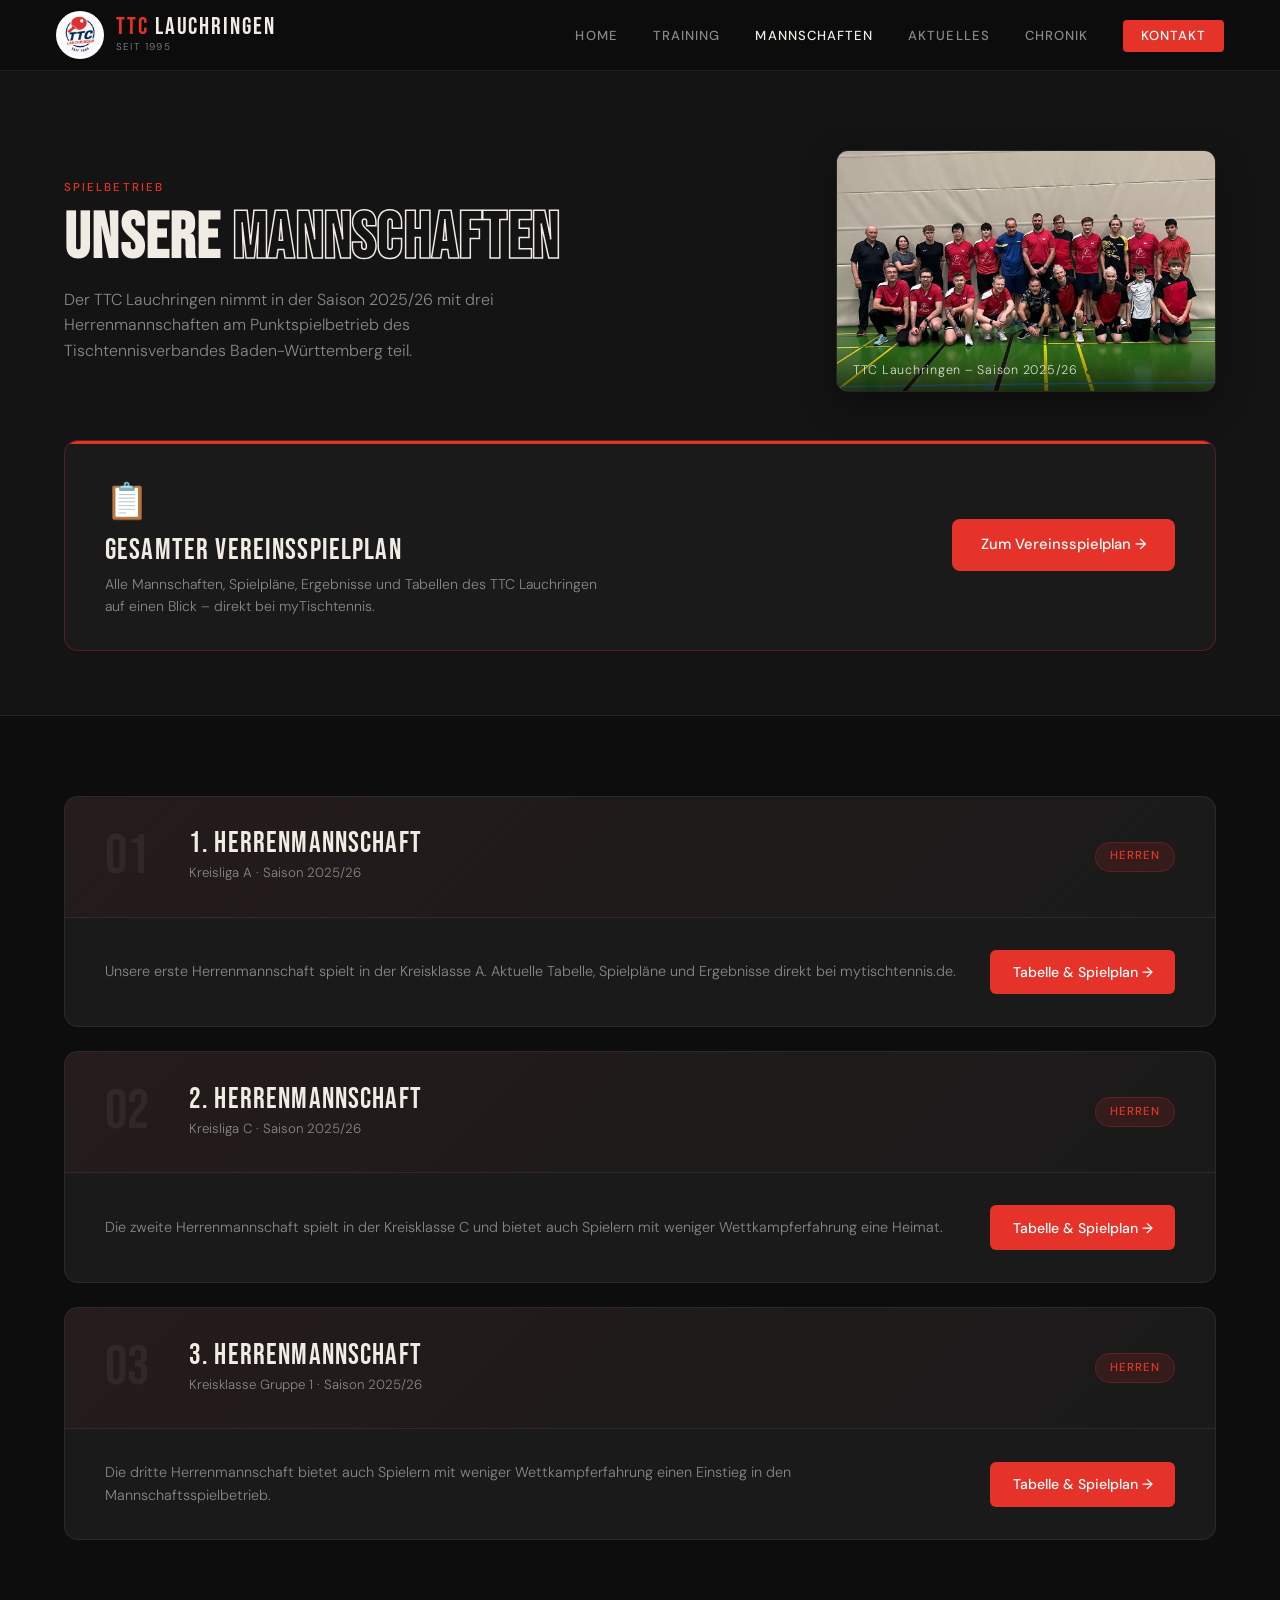
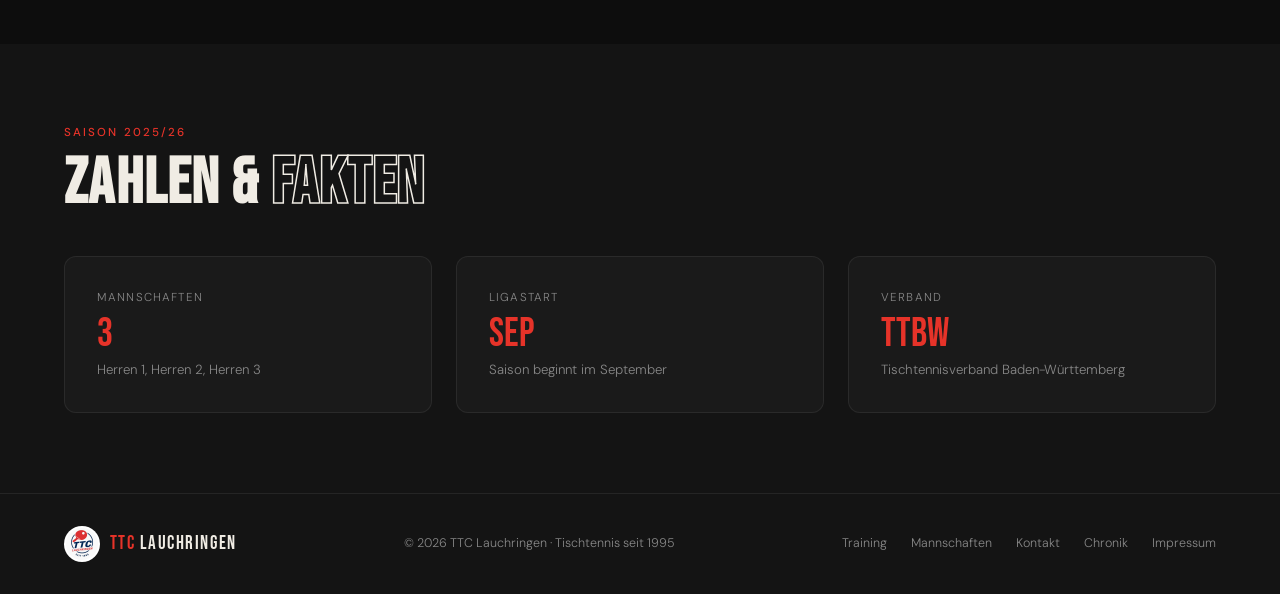
<file: mannschaften.html>
<!DOCTYPE html>
<html lang="de">
<head>
  <meta charset="UTF-8" />
  <meta name="viewport" content="width=device-width, initial-scale=1.0" />
  <title>Mannschaften – TTC Lauchringen</title>
  <link rel="stylesheet" href="style.css" />
  <style>
    .page-hero { padding: 5rem 4rem 4rem; background: var(--off-black); border-bottom: 1px solid var(--border); }
    .hero-inner {
      display: grid; grid-template-columns: 1fr 380px;
      gap: 3rem; align-items: center; margin-bottom: 2.5rem;
    }
    .hero-img-wrap {
      border-radius: 12px; overflow: hidden;
      border: 1px solid var(--border);
      box-shadow: 0 12px 36px rgba(0,0,0,0.4);
      position: relative;
    }
    .hero-img-wrap img {
      width: 100%; height: 240px;
      object-fit: cover; object-position: center 25%;
      display: block;
    }
    .hero-img-caption {
      position: absolute; bottom: 0; left: 0; right: 0;
      background: linear-gradient(to top, rgba(0,0,0,0.65), transparent);
      color: rgba(255,255,255,0.8); font-size: 0.78rem;
      padding: 1.2rem 1rem 0.6rem; letter-spacing: 0.06em;
    }
    @media(max-width:900px){
      .hero-inner { grid-template-columns: 1fr; }
      .hero-img-wrap img { height: 200px; }
    }
    .spielplan-banner {
      margin: 3rem 0 0;
      background: var(--card);
      border: 1px solid rgba(230,51,41,0.3);
      border-radius: 14px;
      padding: 2rem 2.5rem;
      display: flex; align-items: center; justify-content: space-between;
      gap: 2rem;
      position: relative; overflow: hidden;
    }
    .spielplan-banner::before {
      content: '';
      position: absolute; top: 0; left: 0; right: 0; height: 3px;
      background: var(--red);
    }
    .spielplan-banner-left { flex: 1; }
    .spielplan-banner-icon {
      font-size: 2.2rem; margin-bottom: 0.5rem;
    }
    .spielplan-banner-title {
      font-family: 'Bebas Neue', sans-serif;
      font-size: 1.8rem; letter-spacing: 0.04em; line-height: 1;
      margin-bottom: 0.4rem;
    }
    .spielplan-banner-text {
      font-size: 0.88rem; color: var(--muted); line-height: 1.6; max-width: 500px;
    }
    .spielplan-banner-btn {
      display: inline-flex; align-items: center; gap: 0.6rem;
      background: var(--red); color: #fff; text-decoration: none;
      padding: 0.9rem 1.8rem; border-radius: 8px;
      font-weight: 500; font-size: 0.92rem;
      transition: background 0.2s, transform 0.15s;
      white-space: nowrap; flex-shrink: 0;
    }
    .spielplan-banner-btn:hover { background: var(--red-dark); transform: translateY(-2px); }

    @media(max-width:700px){
      .spielplan-banner { flex-direction: column; align-items: flex-start; }
    }
    .teams-section { padding: 5rem 4rem; background: var(--black); }
    .team-block {
      background: var(--card); border: 1px solid var(--border); border-radius: 14px;
      overflow: hidden; margin-bottom: 1.5rem;
      transition: border-color 0.2s;
    }
    .team-block:hover { border-color: rgba(230,51,41,0.35); }
    .team-header {
      display: flex; align-items: center; justify-content: space-between;
      padding: 2rem 2.5rem; border-bottom: 1px solid var(--border);
      background: linear-gradient(135deg, rgba(230,51,41,0.05), transparent);
    }
    .team-header-left { display: flex; align-items: center; gap: 1.5rem; }
    .team-num {
      font-family: 'Bebas Neue', sans-serif; font-size: 3.5rem;
      color: rgba(255,255,255,0.06); line-height: 1; min-width: 60px;
    }
    .team-name-wrap {}
    .team-name { font-family:'Bebas Neue',sans-serif; font-size:1.8rem; letter-spacing:0.04em; line-height:1; }
    .team-liga { font-size: 0.83rem; color: var(--muted); margin-top: 0.2rem; }
    .team-badge {
      font-size: 0.72rem; font-weight: 500; letter-spacing: 0.08em; text-transform: uppercase;
      padding: 0.3rem 0.9rem; border-radius: 100px;
      background: rgba(230,51,41,0.13); color: var(--red); border: 1px solid rgba(230,51,41,0.22);
    }
    .team-body { padding: 2rem 2.5rem; display: flex; gap: 2rem; align-items: center; flex-wrap: wrap; }
    .team-desc { font-size: 0.9rem; color: var(--muted); line-height: 1.6; flex: 1; min-width: 200px; }
    .team-link {
      display: inline-flex; align-items: center; gap: 0.5rem;
      background: var(--red); color: #fff; text-decoration: none;
      padding: 0.7rem 1.4rem; border-radius: 6px; font-weight: 500; font-size: 0.88rem;
      transition: background 0.2s, transform 0.15s; white-space: nowrap;
    }
    .team-link:hover { background: var(--red-dark); transform: translateY(-2px); }

    .season-section { padding: 5rem 4rem; background: var(--off-black); }
    .season-grid { display: grid; grid-template-columns: repeat(3,1fr); gap: 1.5rem; margin-top: 2.5rem; }
    .season-card {
      background: var(--card); border: 1px solid var(--border); border-radius: 12px; padding: 2rem;
      transition: border-color 0.2s, transform 0.2s;
    }
    .season-card:hover { border-color: rgba(230,51,41,0.3); transform: translateY(-3px); }
    .sc-label { font-size: 0.72rem; color: var(--muted); letter-spacing: 0.1em; text-transform: uppercase; margin-bottom: 0.4rem; }
    .sc-val { font-family:'Bebas Neue',sans-serif; font-size:2.5rem; color:var(--red); line-height:1; }
    .sc-desc { font-size: 0.83rem; color: var(--muted); margin-top: 0.3rem; }

    @media(max-width:900px){
      .page-hero,.teams-section,.season-section{padding:3.5rem 1.5rem;}
      .team-header{flex-direction:column;align-items:flex-start;gap:1rem;}
      .season-grid{grid-template-columns:1fr 1fr;}
    }
  </style>
</head>
<body>
<nav>
  <a class="nav-logo" href="index.html">
    <img src="logo.jpg" alt="TTC Lauchringen Logo" />
    <div>
      <div class="nav-logo-text"><span>TTC</span> Lauchringen</div>
      <div class="nav-logo-sub">Seit 1995</div>
    </div>
  </a>
  <ul class="nav-links" id="navLinks">
    <li><a href="index.html">Home</a></li>
    <li><a href="training.html">Training</a></li>
    <li><a href="mannschaften.html">Mannschaften</a></li>
    <li><a href="aktuelles.html">Aktuelles</a></li>
    <li><a href="chronik.html">Chronik</a></li>
    <li><a href="kontakt.html" class="nav-cta">Kontakt</a></li>
  </ul>
  <button class="burger" id="burger" aria-label="Menü"><span></span><span></span><span></span></button>
</nav>

<div class="page">
  <div class="page-hero">
    <div class="hero-inner">
      <div class="hero-text">
        <div class="section-eyebrow">Spielbetrieb</div>
        <h1 class="section-title">UNSERE <span class="outline">MANNSCHAFTEN</span></h1>
        <p style="margin-top:1rem;color:var(--muted);max-width:480px;">Der TTC Lauchringen nimmt in der Saison 2025/26 mit drei Herrenmannschaften am Punktspielbetrieb des Tischtennisverbandes Baden-Württemberg teil.</p>
      </div>
      <div class="hero-img-wrap fade-in">
        <img src="Vereinsfoto.jpeg" alt="TTC Lauchringen – Der Verein" />
        <p class="hero-img-caption">TTC Lauchringen – Saison 2025/26</p>
      </div>
    </div>

    <div class="spielplan-banner fade-in">
      <div class="spielplan-banner-left">
        <div class="spielplan-banner-icon">📋</div>
        <div class="spielplan-banner-title">Gesamter Vereinsspielplan</div>
        <div class="spielplan-banner-text">Alle Mannschaften, Spielpläne, Ergebnisse und Tabellen des TTC Lauchringen auf einen Blick – direkt bei myTischtennis.</div>
      </div>
      <a class="spielplan-banner-btn" href="https://www.mytischtennis.de/click-tt/TTBW/25--26/verein/23016/TTC_Lauchringen/mannschaften" target="_blank" rel="noopener">
        Zum Vereinsspielplan →
      </a>
    </div>
  </div>

  <div class="teams-section">
    <div class="team-block fade-in">
      <div class="team-header">
        <div class="team-header-left">
          <div class="team-num">01</div>
          <div class="team-name-wrap">
            <div class="team-name">1. Herrenmannschaft</div>
            <div class="team-liga">Kreisliga A · Saison 2025/26</div>
          </div>
        </div>
        <span class="team-badge">Herren</span>
      </div>
      <div class="team-body">
        <p class="team-desc">Unsere erste Herrenmannschaft spielt in der Kreisklasse A. Aktuelle Tabelle, Spielpläne und Ergebnisse direkt bei mytischtennis.de.</p>
        <a class="team-link" href="https://www.mytischtennis.de/click-tt/TTBW/25--26/ligen/Kreisliga_A/gruppe/494407/mannschaft/2959803/Erwachsene/spielerbilanzen/gesamt" target="_blank" rel="noopener">Tabelle & Spielplan →</a>
      </div>
    </div>

    <div class="team-block fade-in">
      <div class="team-header">
        <div class="team-header-left">
          <div class="team-num">02</div>
          <div class="team-name-wrap">
            <div class="team-name">2. Herrenmannschaft</div>
            <div class="team-liga">Kreisliga C · Saison 2025/26</div>
          </div>
        </div>
        <span class="team-badge">Herren</span>
      </div>
      <div class="team-body">
        <p class="team-desc">Die zweite Herrenmannschaft spielt in der Kreisklasse C und bietet auch Spielern mit weniger Wettkampferfahrung eine Heimat.</p>
        <a class="team-link" href="https://www.mytischtennis.de/click-tt/TTBW/25--26/ligen/Kreisliga_C/gruppe/501680/mannschaft/2961071/Erwachsene_II/spielerbilanzen/gesamt" target="_blank" rel="noopener">Tabelle & Spielplan →</a>
      </div>
    </div>

    <div class="team-block fade-in">
      <div class="team-header">
        <div class="team-header-left">
          <div class="team-num">03</div>
          <div class="team-name-wrap">
            <div class="team-name">3. Herrenmannschaft</div>
            <div class="team-liga">Kreisklasse Gruppe 1 · Saison 2025/26</div>
          </div>
        </div>
        <span class="team-badge">Herren</span>
      </div>
      <div class="team-body">
        <p class="team-desc">Die dritte Herrenmannschaft bietet auch Spielern mit weniger Wettkampferfahrung einen Einstieg in den Mannschaftsspielbetrieb.</p>
        <a class="team-link" href="https://www.mytischtennis.de/click-tt/TTBW/25--26/ligen/Kreisklasse_Gruppe_1/gruppe/501681/mannschaft/2994007/TTC_Lauchringen_III/spielerbilanzen/gesamt" target="_blank" rel="noopener">Tabelle & Spielplan →</a>
      </div>
    </div>
  </div>

  <div class="season-section">
    <div class="section-eyebrow">Saison 2025/26</div>
    <h2 class="section-title">ZAHLEN &amp; <span class="outline">FAKTEN</span></h2>
    <div class="season-grid">
      <div class="season-card fade-in"><div class="sc-label">Mannschaften</div><div class="sc-val">3</div><div class="sc-desc">Herren 1, Herren 2, Herren 3</div></div>
      <div class="season-card fade-in"><div class="sc-label">Ligastart</div><div class="sc-val">Sep</div><div class="sc-desc">Saison beginnt im September</div></div>
      <div class="season-card fade-in"><div class="sc-label">Verband</div><div class="sc-val">TTBW</div><div class="sc-desc">Tischtennisverband Baden-Württemberg</div></div>
    </div>
  </div>

  <footer>
    <a class="footer-logo" href="index.html"><img src="logo.jpg" alt="Logo"/><div class="footer-logo-text"><span>TTC</span> Lauchringen</div></a>
    <p class="footer-copy">© 2026 TTC Lauchringen · Tischtennis seit 1995</p>
    <div class="footer-links">
      <a href="training.html">Training</a>
      <a href="mannschaften.html">Mannschaften</a>
      <a href="kontakt.html">Kontakt</a>
      <a href="chronik.html">Chronik</a>
      <a href="impressum.html">Impressum</a>
    </div>
  </footer>
</div>
<script src="main.js"></script>
</body>
</html>
</file>
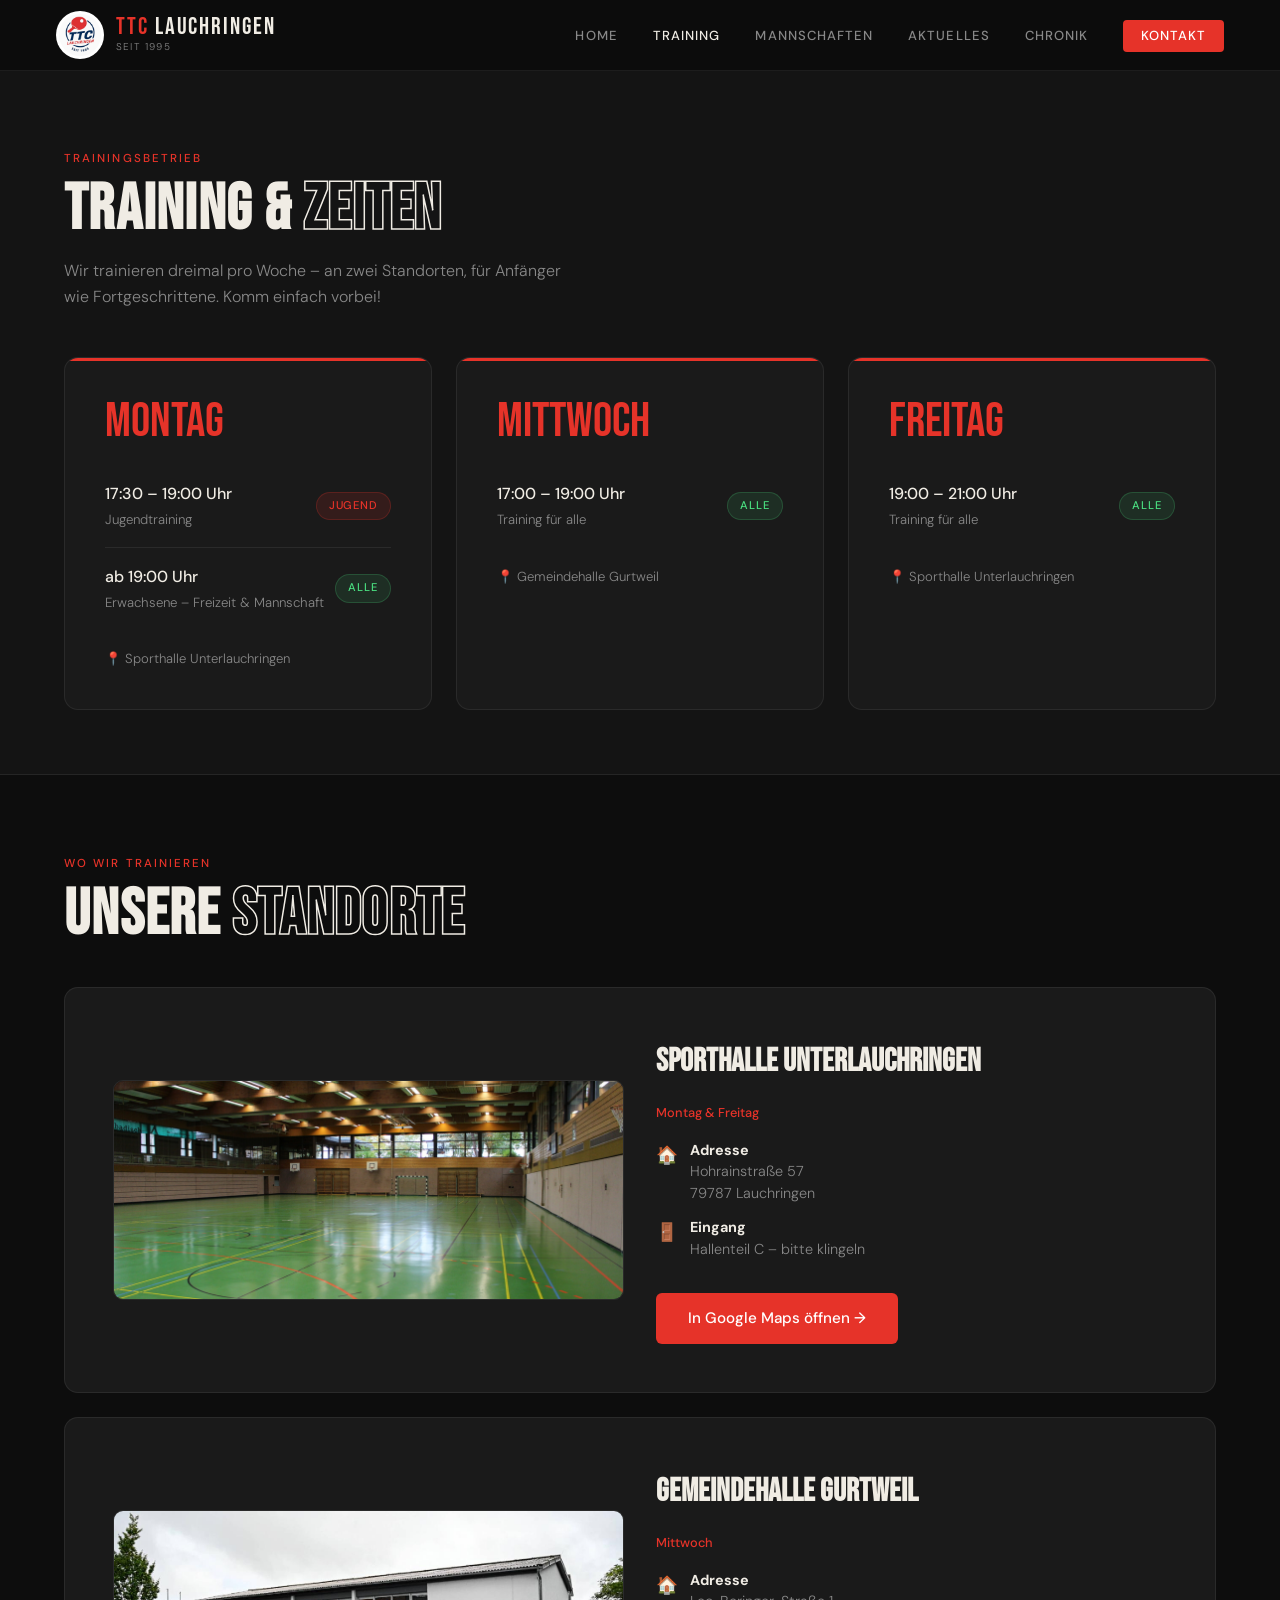
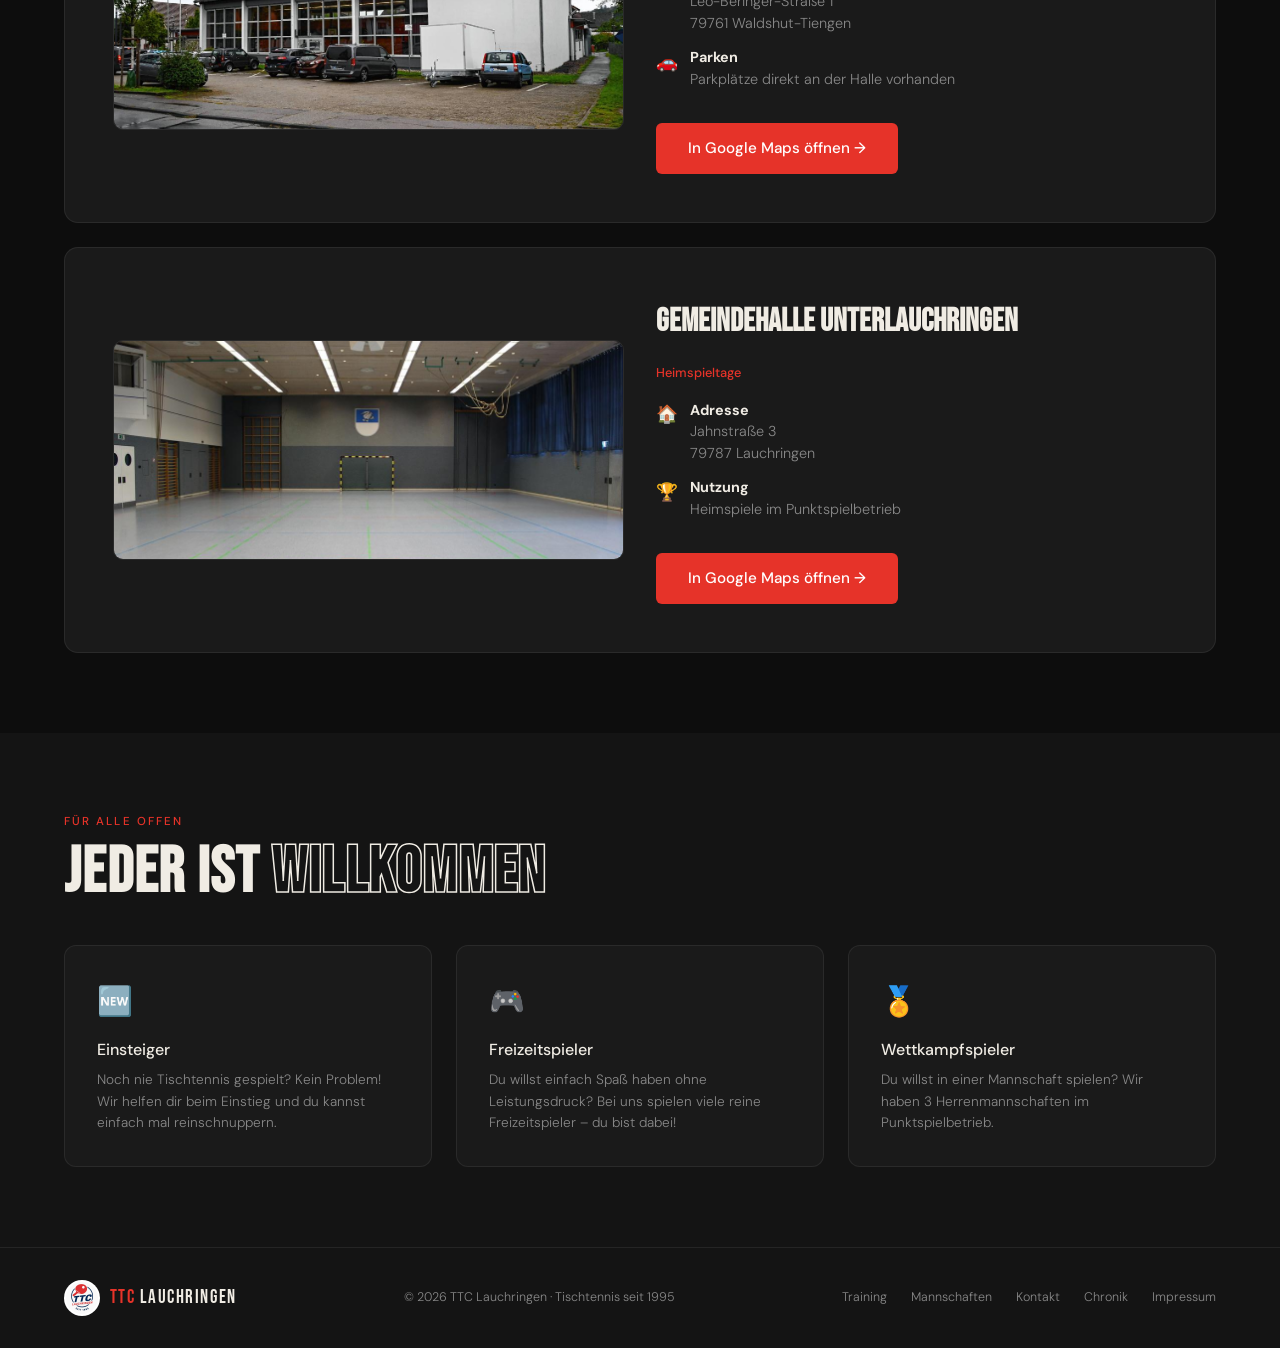
<file: training.html>
<!DOCTYPE html>
<html lang="de">
<head>
  <meta charset="UTF-8" />
  <meta name="viewport" content="width=device-width, initial-scale=1.0" />
  <title>Training – TTC Lauchringen</title>
  <link rel="stylesheet" href="style.css" />
  <style>
    .page-hero {
      padding: 5rem 4rem 4rem;
      background: var(--off-black);
      border-bottom: 1px solid var(--border);
    }
    .training-grid {
      display: grid; grid-template-columns: 1fr 1fr 1fr; gap: 1.5rem; margin-top: 3rem;
    }
    .t-card {
      background: var(--card); border: 1px solid var(--border); border-radius: 14px;
      padding: 2.5rem; position: relative; overflow: hidden;
      transition: border-color 0.2s, transform 0.2s;
    }
    .t-card::before {
      content: ''; position: absolute; top: 0; left: 0; right: 0; height: 3px; background: var(--red);
    }
    .t-card:hover { border-color: rgba(230,51,41,0.4); transform: translateY(-4px); }
    .t-day { font-family:'Bebas Neue',sans-serif; font-size:3rem; color:var(--red); line-height:1; margin-bottom:1.2rem; }
    .t-session {
      display: flex; justify-content: space-between; align-items: center;
      padding: 1rem 0; border-bottom: 1px solid var(--border);
    }
    .t-session:last-of-type { border-bottom: none; }
    .t-time { font-weight: 500; font-size: 1rem; }
    .t-group { font-size: 0.83rem; color: var(--muted); margin-top: 0.15rem; }
    .t-badge {
      font-size: 0.7rem; font-weight: 500; letter-spacing: 0.08em; text-transform: uppercase;
      padding: 0.28rem 0.75rem; border-radius: 100px;
      background: rgba(230,51,41,0.13); color: var(--red); border: 1px solid rgba(230,51,41,0.22);
      white-space: nowrap;
    }
    .t-badge.green { background:rgba(74,222,128,0.1); color:#4ade80; border-color:rgba(74,222,128,0.2); }

    .location-section { padding: 5rem 4rem; background: var(--black); }
    .loc-card {
      display: grid; grid-template-columns: 1fr 1fr; gap: 2rem;
      background: var(--card); border: 1px solid var(--border); border-radius: 14px;
      padding: 3rem; margin-top: 2.5rem; align-items: center;
    }
    .loc-map {
      border-radius: 10px; height: 220px; overflow: hidden;
      border: 1px solid var(--border);
    }
    .loc-map img {
      width: 100%; height: 100%; object-fit: cover;
      transition: transform 0.4s ease;
    }
    .loc-card:hover .loc-map img { transform: scale(1.04); }
    .loc-info h3 { font-family:'Bebas Neue',sans-serif; font-size:2rem; margin-bottom:1rem; }
    .loc-detail {
      display: flex; align-items: flex-start; gap: 0.75rem; margin-bottom: 0.8rem;
    }
    .loc-detail-icon { font-size: 1.1rem; margin-top: 0.05rem; }
    .loc-detail-text { font-size: 0.9rem; color: var(--muted); line-height: 1.5; }
    .loc-detail-text strong { color: var(--text); }

    .welcome-section { padding: 5rem 4rem; background: var(--off-black); }
    .welcome-grid { display: grid; grid-template-columns: repeat(3,1fr); gap: 1.5rem; margin-top: 2.5rem; }
    .welcome-card {
      background: var(--card); border: 1px solid var(--border); border-radius: 12px; padding: 2rem;
      transition: border-color 0.2s, transform 0.2s;
    }
    .welcome-card:hover { border-color: rgba(230,51,41,0.3); transform: translateY(-3px); }
    .wc-icon { font-size: 1.8rem; margin-bottom: 0.8rem; }
    .wc-title { font-weight: 500; font-size: 1rem; margin-bottom: 0.4rem; }
    .wc-text { font-size: 0.85rem; color: var(--muted); line-height: 1.6; }

    @media(max-width:900px){
      .page-hero,.location-section,.welcome-section{padding:3.5rem 1.5rem;}
      .training-grid{grid-template-columns:1fr;}
      .loc-card{grid-template-columns:1fr;}
      .welcome-grid{grid-template-columns:1fr;}
    }
  </style>
</head>
<body>
<nav>
  <a class="nav-logo" href="index.html">
    <img src="logo.jpg" alt="TTC Lauchringen Logo" />
    <div>
      <div class="nav-logo-text"><span>TTC</span> Lauchringen</div>
      <div class="nav-logo-sub">Seit 1995</div>
    </div>
  </a>
  <ul class="nav-links" id="navLinks">
    <li><a href="index.html">Home</a></li>
    <li><a href="training.html">Training</a></li>
    <li><a href="mannschaften.html">Mannschaften</a></li>
    <li><a href="aktuelles.html">Aktuelles</a></li>
    <li><a href="chronik.html">Chronik</a></li>
    <li><a href="kontakt.html" class="nav-cta">Kontakt</a></li>
  </ul>
  <button class="burger" id="burger" aria-label="Menü"><span></span><span></span><span></span></button>
</nav>

<div class="page">
  <div class="page-hero">
    <div class="section-eyebrow">Trainingsbetrieb</div>
    <h1 class="section-title">TRAINING &amp; <span class="outline">ZEITEN</span></h1>
    <p style="margin-top:1rem;color:var(--muted);max-width:520px;">Wir trainieren dreimal pro Woche – an zwei Standorten, für Anfänger wie Fortgeschrittene. Komm einfach vorbei!</p>

    <div class="training-grid">
      <div class="t-card fade-in">
        <div class="t-day">Montag</div>
        <div class="t-session">
          <div><div class="t-time">17:30 – 19:00 Uhr</div><div class="t-group">Jugendtraining</div></div>
          <span class="t-badge">Jugend</span>
        </div>
        <div class="t-session">
          <div><div class="t-time">ab 19:00 Uhr</div><div class="t-group">Erwachsene – Freizeit & Mannschaft</div></div>
          <span class="t-badge green">Alle</span>
        </div>
        <p style="margin-top:1.2rem;font-size:0.82rem;color:var(--muted);">📍 Sporthalle Unterlauchringen</p>
      </div>

      <div class="t-card fade-in">
        <div class="t-day">Mittwoch</div>
        <div class="t-session">
          <div><div class="t-time">17:00 – 19:00 Uhr</div><div class="t-group">Training für alle</div></div>
          <span class="t-badge green">Alle</span>
        </div>
        <p style="margin-top:1.2rem;font-size:0.82rem;color:var(--muted);">📍 Gemeindehalle Gurtweil</p>
      </div>

      <div class="t-card fade-in">
        <div class="t-day">Freitag</div>
        <div class="t-session">
          <div><div class="t-time">19:00 – 21:00 Uhr</div><div class="t-group">Training für alle</div></div>
          <span class="t-badge green">Alle</span>
        </div>
        <p style="margin-top:1.2rem;font-size:0.82rem;color:var(--muted);">📍 Sporthalle Unterlauchringen</p>
      </div>
    </div>
  </div>

  <div class="location-section">
    <div class="section-eyebrow">Wo wir trainieren</div>
    <h2 class="section-title">UNSERE <span class="outline">STANDORTE</span></h2>

    <div class="loc-card fade-in">
      <div class="loc-map">
        <img src="halle-lauchringen.jpg" alt="Sporthalle Unterlauchringen" />
      </div>
      <div class="loc-info">
        <h3>Sporthalle Unterlauchringen</h3>
        <p style="font-size:0.8rem;color:var(--red);margin-bottom:1rem;font-weight:500;">Montag & Freitag</p>
        <div class="loc-detail">
          <div class="loc-detail-icon">🏠</div>
          <div class="loc-detail-text"><strong>Adresse</strong><br>Hohrainstraße 57<br>79787 Lauchringen</div>
        </div>
        <div class="loc-detail">
          <div class="loc-detail-icon">🚪</div>
          <div class="loc-detail-text"><strong>Eingang</strong><br>Hallenteil C – bitte klingeln</div>
        </div>
        <a href="https://maps.google.com/?q=Hohrainstraße+57+Lauchringen" target="_blank" rel="noopener" class="btn-primary" style="margin-top:1.2rem;display:inline-block;">In Google Maps öffnen →</a>
      </div>
    </div>

    <div class="loc-card fade-in" style="margin-top:1.5rem;">
      <div class="loc-map">
        <img src="halle-gurtweil.jpg" alt="Gemeindehalle Gurtweil" />
      </div>
      <div class="loc-info">
        <h3>Gemeindehalle Gurtweil</h3>
        <p style="font-size:0.8rem;color:var(--red);margin-bottom:1rem;font-weight:500;">Mittwoch</p>
        <div class="loc-detail">
          <div class="loc-detail-icon">🏠</div>
          <div class="loc-detail-text"><strong>Adresse</strong><br>Leo-Beringer-Straße 1<br>79761 Waldshut-Tiengen</div>
        </div>
        <div class="loc-detail">
          <div class="loc-detail-icon">🚗</div>
          <div class="loc-detail-text"><strong>Parken</strong><br>Parkplätze direkt an der Halle vorhanden</div>
        </div>
        <a href="https://maps.google.com/?q=Leo-Beringer-Straße+1+Waldshut-Tiengen" target="_blank" rel="noopener" class="btn-primary" style="margin-top:1.2rem;display:inline-block;">In Google Maps öffnen →</a>
      </div>
    </div>

    <div class="loc-card fade-in" style="margin-top:1.5rem;">
      <div class="loc-map">
        <img src="halle-gemeinde-lauchringen.jpg" alt="Gemeindehalle Unterlauchringen" />
      </div>
      <div class="loc-info">
        <h3>Gemeindehalle Unterlauchringen</h3>
        <p style="font-size:0.8rem;color:var(--red);margin-bottom:1rem;font-weight:500;">Heimspieltage</p>
        <div class="loc-detail">
          <div class="loc-detail-icon">🏠</div>
          <div class="loc-detail-text"><strong>Adresse</strong><br>Jahnstraße 3<br>79787 Lauchringen</div>
        </div>
        <div class="loc-detail">
          <div class="loc-detail-icon">🏆</div>
          <div class="loc-detail-text"><strong>Nutzung</strong><br>Heimspiele im Punktspielbetrieb</div>
        </div>
        <a href="https://maps.google.com/?q=Jahnstraße+3+Lauchringen" target="_blank" rel="noopener" class="btn-primary" style="margin-top:1.2rem;display:inline-block;">In Google Maps öffnen →</a>
      </div>
    </div>
  </div>

  <div class="welcome-section">
    <div class="section-eyebrow">Für alle offen</div>
    <h2 class="section-title">JEDER IST <span class="outline">WILLKOMMEN</span></h2>
    <div class="welcome-grid">
      <div class="welcome-card fade-in">
        <div class="wc-icon">🆕</div>
        <div class="wc-title">Einsteiger</div>
        <div class="wc-text">Noch nie Tischtennis gespielt? Kein Problem! Wir helfen dir beim Einstieg und du kannst einfach mal reinschnuppern.</div>
      </div>
      <div class="welcome-card fade-in">
        <div class="wc-icon">🎮</div>
        <div class="wc-title">Freizeitspieler</div>
        <div class="wc-text">Du willst einfach Spaß haben ohne Leistungsdruck? Bei uns spielen viele reine Freizeitspieler – du bist dabei!</div>
      </div>
      <div class="welcome-card fade-in">
        <div class="wc-icon">🏅</div>
        <div class="wc-title">Wettkampfspieler</div>
        <div class="wc-text">Du willst in einer Mannschaft spielen? Wir haben 3 Herrenmannschaften im Punktspielbetrieb.</div>
      </div>
    </div>
  </div>

  <footer>
    <a class="footer-logo" href="index.html"><img src="logo.jpg" alt="Logo"/><div class="footer-logo-text"><span>TTC</span> Lauchringen</div></a>
    <p class="footer-copy">© 2026 TTC Lauchringen · Tischtennis seit 1995</p>
    <div class="footer-links">
      <a href="training.html">Training</a>
      <a href="mannschaften.html">Mannschaften</a>
      <a href="kontakt.html">Kontakt</a>
      <a href="chronik.html">Chronik</a>
      <a href="impressum.html">Impressum</a>
    </div>
  </footer>
</div>
<script src="main.js"></script>
</body>
</html>
</file>
<file: style.css>
@import url('https://fonts.googleapis.com/css2?family=Bebas+Neue&family=DM+Sans:wght@300;400;500;700&display=swap');

:root {
  --red: #e63329;
  --red-dark: #b5221a;
  --navy: #1a2a5e;
  --black: #0d0d0d;
  --off-black: #141414;
  --card: #1a1a1a;
  --border: rgba(255,255,255,0.07);
  --text: #f0ece4;
  --muted: #888;
}

*, *::before, *::after { box-sizing: border-box; margin: 0; padding: 0; }
html { scroll-behavior: smooth; }
body {
  background: var(--black);
  color: var(--text);
  font-family: 'DM Sans', sans-serif;
  font-weight: 300;
  line-height: 1.6;
  overflow-x: hidden;
}

/* ── NAV ── */
nav {
  position: fixed;
  top: 0; left: 0; right: 0;
  z-index: 100;
  display: flex;
  align-items: center;
  justify-content: space-between;
  padding: 0.7rem 3.5rem;
  background: rgba(13,13,13,0.9);
  backdrop-filter: blur(14px);
  border-bottom: 1px solid var(--border);
}
.nav-logo {
  display: flex;
  align-items: center;
  gap: 0.75rem;
  text-decoration: none;
}
.nav-logo img {
  height: 48px;
  width: 48px;
  object-fit: contain;
  border-radius: 50%;
  background: #fff;
  padding: 3px;
}
.nav-logo-text {
  font-family: 'Bebas Neue', sans-serif;
  font-size: 1.5rem;
  letter-spacing: 0.08em;
  color: var(--text);
  line-height: 1;
}
.nav-logo-text span { color: var(--red); }
.nav-logo-sub {
  font-size: 0.62rem;
  color: var(--muted);
  letter-spacing: 0.12em;
  text-transform: uppercase;
}
.nav-links {
  display: flex;
  gap: 2.2rem;
  list-style: none;
  align-items: center;
}
.nav-links a {
  color: var(--muted);
  text-decoration: none;
  font-size: 0.82rem;
  font-weight: 500;
  letter-spacing: 0.08em;
  text-transform: uppercase;
  transition: color 0.2s;
}
.nav-links a:hover, .nav-links a.active { color: var(--text); }
.nav-cta {
  background: var(--red) !important;
  color: #fff !important;
  padding: 0.45rem 1.1rem;
  border-radius: 4px;
}
.nav-cta:hover { background: var(--red-dark) !important; }

.burger {
  display: none;
  flex-direction: column;
  gap: 5px;
  cursor: pointer;
  background: none;
  border: none;
  padding: 4px;
}
.burger span { display: block; width: 24px; height: 2px; background: var(--text); }

/* ── PAGE WRAPPER ── */
.page { padding-top: 70px; min-height: 100vh; }

/* ── SECTION COMMONS ── */
.section { padding: 5rem 4rem; }
.section-eyebrow {
  font-size: 0.72rem;
  font-weight: 500;
  letter-spacing: 0.18em;
  text-transform: uppercase;
  color: var(--red);
  margin-bottom: 0.6rem;
}
.section-title {
  font-family: 'Bebas Neue', sans-serif;
  font-size: clamp(2.5rem, 5vw, 4.5rem);
  line-height: 1;
  letter-spacing: 0.02em;
}
.section-title .outline {
  -webkit-text-stroke: 1.5px var(--text);
  color: transparent;
}
.section-title .red { color: var(--red); }

/* ── BUTTONS ── */
.btn-primary {
  display: inline-block;
  background: var(--red);
  color: #fff;
  text-decoration: none;
  padding: 0.85rem 2rem;
  border-radius: 6px;
  font-weight: 500;
  font-size: 0.95rem;
  transition: background 0.2s, transform 0.15s;
  border: none; cursor: pointer; font-family: 'DM Sans', sans-serif;
}
.btn-primary:hover { background: var(--red-dark); transform: translateY(-2px); }
.btn-ghost {
  display: inline-block;
  background: transparent;
  color: var(--text);
  text-decoration: none;
  padding: 0.85rem 2rem;
  border-radius: 6px;
  font-weight: 500;
  font-size: 0.95rem;
  border: 1px solid var(--border);
  transition: border-color 0.2s, transform 0.15s;
}
.btn-ghost:hover { border-color: rgba(255,255,255,0.3); transform: translateY(-2px); }

/* ── FOOTER ── */
footer {
  background: var(--off-black);
  border-top: 1px solid var(--border);
  padding: 2rem 4rem;
  display: flex;
  align-items: center;
  justify-content: space-between;
  flex-wrap: wrap;
  gap: 1rem;
}
.footer-logo {
  display: flex; align-items: center; gap: 0.6rem;
  text-decoration: none;
}
.footer-logo img { height: 36px; width: 36px; object-fit: contain; border-radius: 50%; background: #fff; padding: 2px; }
.footer-logo-text { font-family: 'Bebas Neue', sans-serif; font-size: 1.2rem; letter-spacing: 0.08em; color: var(--text); }
.footer-logo-text span { color: var(--red); }
.footer-copy { font-size: 0.78rem; color: var(--muted); }
.footer-links { display: flex; gap: 1.5rem; }
.footer-links a { font-size: 0.78rem; color: var(--muted); text-decoration: none; transition: color 0.2s; }
.footer-links a:hover { color: var(--text); }

/* ── CARDS ── */
.card {
  background: var(--card);
  border: 1px solid var(--border);
  border-radius: 12px;
  transition: border-color 0.2s, transform 0.2s;
}
.card:hover { border-color: rgba(230,51,41,0.35); transform: translateY(-4px); }
.card-red-top { border-top: 3px solid var(--red); }

/* ── FADE IN ── */
.fade-in {
  opacity: 0;
  transform: translateY(22px);
  transition: opacity 0.55s ease, transform 0.55s ease;
}
.fade-in.visible { opacity: 1; transform: translateY(0); }

/* ── MOBILE ── */
@media (max-width: 900px) {
  nav { padding: 0.7rem 1.5rem; }
  .nav-links { display: none; }
  .burger { display: flex; }
  .nav-links.open {
    display: flex; flex-direction: column;
    position: fixed; top: 65px; left: 0; right: 0;
    background: var(--off-black); padding: 2rem; gap: 1.5rem;
    border-bottom: 1px solid var(--border); z-index: 99;
  }
  .section { padding: 3.5rem 1.5rem; }
  footer { flex-direction: column; text-align: center; padding: 2rem 1.5rem; }
}
</file>
